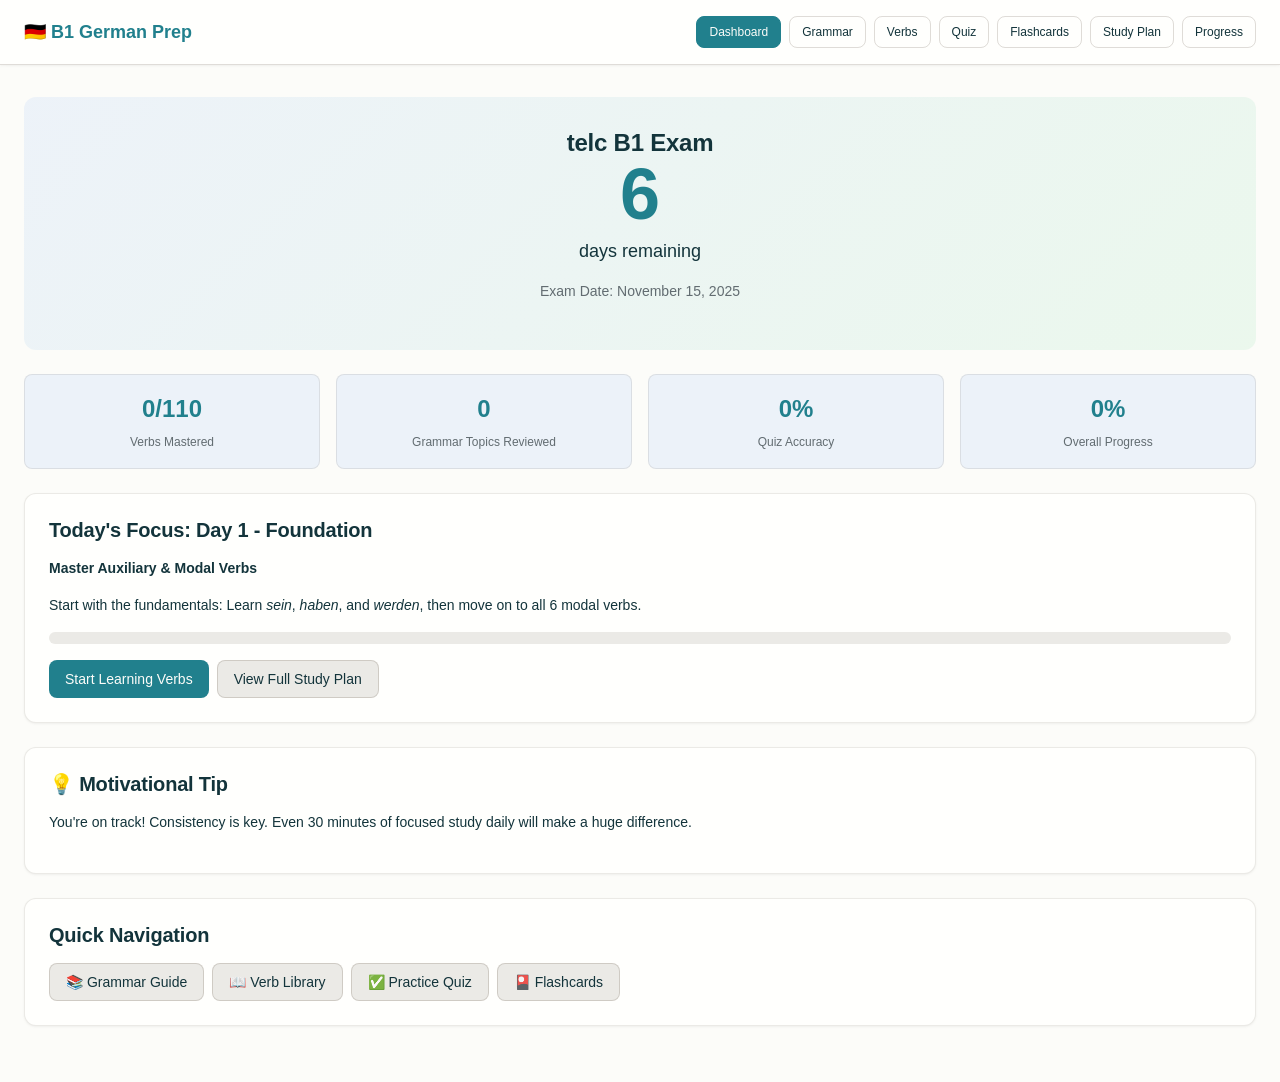
<file: B1 German Complete/index.html>
<!DOCTYPE html>
<html lang="en">
<head>
    <meta charset="UTF-8">
    <meta name="viewport" content="width=device-width, initial-scale=1.0">
    <title>B1 German Exam Prep - telc Preparation Assistant</title>
    <style>
        :root {
  /* Primitive Color Tokens */
  --color-white: rgba(255, 255, 255, 1);
  --color-black: rgba(0, 0, 0, 1);
  --color-cream-50: rgba(252, 252, 249, 1);
  --color-cream-100: rgba(255, 255, 253, 1);
  --color-gray-200: rgba(245, 245, 245, 1);
  --color-gray-300: rgba(167, 169, 169, 1);
  --color-gray-400: rgba(119, 124, 124, 1);
  --color-slate-500: rgba(98, 108, 113, 1);
  --color-brown-600: rgba(94, 82, 64, 1);
  --color-charcoal-700: rgba(31, 33, 33, 1);
  --color-charcoal-800: rgba(38, 40, 40, 1);
  --color-slate-900: rgba(19, 52, 59, 1);
  --color-teal-300: rgba(50, 184, 198, 1);
  --color-teal-400: rgba(45, 166, 178, 1);
  --color-teal-500: rgba(33, 128, 141, 1);
  --color-teal-600: rgba(29, 116, 128, 1);
  --color-teal-700: rgba(26, 104, 115, 1);
  --color-teal-800: rgba(41, 150, 161, 1);
  --color-red-400: rgba(255, 84, 89, 1);
  --color-red-500: rgba(192, 21, 47, 1);
  --color-orange-400: rgba(230, 129, 97, 1);
  --color-orange-500: rgba(168, 75, 47, 1);

  /* RGB versions for opacity control */
  --color-brown-600-rgb: 94, 82, 64;
  --color-teal-500-rgb: 33, 128, 141;
  --color-slate-900-rgb: 19, 52, 59;
  --color-slate-500-rgb: 98, 108, 113;
  --color-red-500-rgb: 192, 21, 47;
  --color-red-400-rgb: 255, 84, 89;
  --color-orange-500-rgb: 168, 75, 47;
  --color-orange-400-rgb: 230, 129, 97;

  /* Background color tokens (Light Mode) */
  --color-bg-1: rgba(59, 130, 246, 0.08);
  --color-bg-2: rgba(245, 158, 11, 0.08);
  --color-bg-3: rgba(34, 197, 94, 0.08);
  --color-bg-4: rgba(239, 68, 68, 0.08);
  --color-bg-5: rgba(147, 51, 234, 0.08);
  --color-bg-6: rgba(249, 115, 22, 0.08);
  --color-bg-7: rgba(236, 72, 153, 0.08);
  --color-bg-8: rgba(6, 182, 212, 0.08);

  /* Semantic Color Tokens (Light Mode) */
  --color-background: var(--color-cream-50);
  --color-surface: var(--color-cream-100);
  --color-text: var(--color-slate-900);
  --color-text-secondary: var(--color-slate-500);
  --color-primary: var(--color-teal-500);
  --color-primary-hover: var(--color-teal-600);
  --color-primary-active: var(--color-teal-700);
  --color-secondary: rgba(var(--color-brown-600-rgb), 0.12);
  --color-secondary-hover: rgba(var(--color-brown-600-rgb), 0.2);
  --color-secondary-active: rgba(var(--color-brown-600-rgb), 0.25);
  --color-border: rgba(var(--color-brown-600-rgb), 0.2);
  --color-btn-primary-text: var(--color-cream-50);
  --color-card-border: rgba(var(--color-brown-600-rgb), 0.12);
  --color-card-border-inner: rgba(var(--color-brown-600-rgb), 0.12);
  --color-error: var(--color-red-500);
  --color-success: var(--color-teal-500);
  --color-warning: var(--color-orange-500);
  --color-info: var(--color-slate-500);
  --color-focus-ring: rgba(var(--color-teal-500-rgb), 0.4);
  --color-select-caret: rgba(var(--color-slate-900-rgb), 0.8);

  --focus-ring: 0 0 0 3px var(--color-focus-ring);
  --focus-outline: 2px solid var(--color-primary);
  --status-bg-opacity: 0.15;
  --status-border-opacity: 0.25;

  --color-success-rgb: 33, 128, 141;
  --color-error-rgb: 192, 21, 47;
  --color-warning-rgb: 168, 75, 47;
  --color-info-rgb: 98, 108, 113;

  --font-family-base: "FKGroteskNeue", "Geist", "Inter", -apple-system, BlinkMacSystemFont, "Segoe UI", Roboto, sans-serif;
  --font-family-mono: "Berkeley Mono", ui-monospace, SFMono-Regular, Menlo, Monaco, Consolas, monospace;
  --font-size-xs: 11px;
  --font-size-sm: 12px;
  --font-size-base: 14px;
  --font-size-md: 14px;
  --font-size-lg: 16px;
  --font-size-xl: 18px;
  --font-size-2xl: 20px;
  --font-size-3xl: 24px;
  --font-size-4xl: 30px;
  --font-weight-normal: 400;
  --font-weight-medium: 500;
  --font-weight-semibold: 550;
  --font-weight-bold: 600;
  --line-height-tight: 1.2;
  --line-height-normal: 1.5;
  --letter-spacing-tight: -0.01em;

  --space-0: 0;
  --space-1: 1px;
  --space-2: 2px;
  --space-4: 4px;
  --space-6: 6px;
  --space-8: 8px;
  --space-10: 10px;
  --space-12: 12px;
  --space-16: 16px;
  --space-20: 20px;
  --space-24: 24px;
  --space-32: 32px;

  --radius-sm: 6px;
  --radius-base: 8px;
  --radius-md: 10px;
  --radius-lg: 12px;
  --radius-full: 9999px;

  --shadow-xs: 0 1px 2px rgba(0, 0, 0, 0.02);
  --shadow-sm: 0 1px 3px rgba(0, 0, 0, 0.04), 0 1px 2px rgba(0, 0, 0, 0.02);
  --shadow-md: 0 4px 6px -1px rgba(0, 0, 0, 0.04), 0 2px 4px -1px rgba(0, 0, 0, 0.02);
  --shadow-lg: 0 10px 15px -3px rgba(0, 0, 0, 0.04), 0 4px 6px -2px rgba(0, 0, 0, 0.02);
  --shadow-inset-sm: inset 0 1px 0 rgba(255, 255, 255, 0.15), inset 0 -1px 0 rgba(0, 0, 0, 0.03);

  --duration-fast: 150ms;
  --duration-normal: 250ms;
  --ease-standard: cubic-bezier(0.16, 1, 0.3, 1);

  --container-sm: 640px;
  --container-md: 768px;
  --container-lg: 1024px;
  --container-xl: 1280px;
}

@media (prefers-color-scheme: dark) {
  :root {
    --color-gray-400-rgb: 119, 124, 124;
    --color-teal-300-rgb: 50, 184, 198;
    --color-gray-300-rgb: 167, 169, 169;
    --color-gray-200-rgb: 245, 245, 245;

    --color-bg-1: rgba(29, 78, 216, 0.15);
    --color-bg-2: rgba(180, 83, 9, 0.15);
    --color-bg-3: rgba(21, 128, 61, 0.15);
    --color-bg-4: rgba(185, 28, 28, 0.15);
    --color-bg-5: rgba(107, 33, 168, 0.15);
    --color-bg-6: rgba(194, 65, 12, 0.15);
    --color-bg-7: rgba(190, 24, 93, 0.15);
    --color-bg-8: rgba(8, 145, 178, 0.15);

    --color-background: var(--color-charcoal-700);
    --color-surface: var(--color-charcoal-800);
    --color-text: var(--color-gray-200);
    --color-text-secondary: rgba(var(--color-gray-300-rgb), 0.7);
    --color-primary: var(--color-teal-300);
    --color-primary-hover: var(--color-teal-400);
    --color-primary-active: var(--color-teal-800);
    --color-secondary: rgba(var(--color-gray-400-rgb), 0.15);
    --color-secondary-hover: rgba(var(--color-gray-400-rgb), 0.25);
    --color-secondary-active: rgba(var(--color-gray-400-rgb), 0.3);
    --color-border: rgba(var(--color-gray-400-rgb), 0.3);
    --color-error: var(--color-red-400);
    --color-success: var(--color-teal-300);
    --color-warning: var(--color-orange-400);
    --color-info: var(--color-gray-300);
    --color-focus-ring: rgba(var(--color-teal-300-rgb), 0.4);
    --color-btn-primary-text: var(--color-slate-900);
    --color-card-border: rgba(var(--color-gray-400-rgb), 0.2);
    --color-card-border-inner: rgba(var(--color-gray-400-rgb), 0.15);
    --shadow-inset-sm: inset 0 1px 0 rgba(255, 255, 255, 0.1), inset 0 -1px 0 rgba(0, 0, 0, 0.15);
    --color-border-secondary: rgba(var(--color-gray-400-rgb), 0.2);
    --color-select-caret: rgba(var(--color-gray-200-rgb), 0.8);

    --color-success-rgb: var(--color-teal-300-rgb);
    --color-error-rgb: var(--color-red-400-rgb);
    --color-warning-rgb: var(--color-orange-400-rgb);
    --color-info-rgb: var(--color-gray-300-rgb);
  }
}

@font-face {
  font-family: 'FKGroteskNeue';
  src: url('https://r2cdn.perplexity.ai/fonts/FKGroteskNeue.woff2') format('woff2');
}

html {
  font-size: var(--font-size-base);
  font-family: var(--font-family-base);
  line-height: var(--line-height-normal);
  color: var(--color-text);
  background-color: var(--color-background);
  -webkit-font-smoothing: antialiased;
  box-sizing: border-box;
}

body {
  margin: 0;
  padding: 0;
}

*, *::before, *::after {
  box-sizing: inherit;
}

h1, h2, h3, h4, h5, h6 {
  margin: 0;
  font-weight: var(--font-weight-semibold);
  line-height: var(--line-height-tight);
  color: var(--color-text);
  letter-spacing: var(--letter-spacing-tight);
}

h1 { font-size: var(--font-size-4xl); }
h2 { font-size: var(--font-size-3xl); }
h3 { font-size: var(--font-size-2xl); }
h4 { font-size: var(--font-size-xl); }
h5 { font-size: var(--font-size-lg); }
h6 { font-size: var(--font-size-md); }

p { margin: 0 0 var(--space-16) 0; }

/* App specific styles */
.app-header {
    position: sticky;
    top: 0;
    background: var(--color-surface);
    border-bottom: 1px solid var(--color-border);
    padding: var(--space-16) var(--space-24);
    z-index: 100;
    box-shadow: var(--shadow-sm);
}

.app-header-content {
    max-width: var(--container-xl);
    margin: 0 auto;
    display: flex;
    justify-content: space-between;
    align-items: center;
    gap: var(--space-16);
}

.app-logo {
    font-size: var(--font-size-xl);
    font-weight: var(--font-weight-bold);
    color: var(--color-primary);
}

.app-nav {
    display: flex;
    gap: var(--space-8);
    flex-wrap: wrap;
}

.nav-btn {
    padding: var(--space-8) var(--space-12);
    background: transparent;
    border: 1px solid var(--color-border);
    border-radius: var(--radius-base);
    color: var(--color-text);
    cursor: pointer;
    font-size: var(--font-size-sm);
    transition: all var(--duration-fast) var(--ease-standard);
}

.nav-btn:hover {
    background: var(--color-secondary);
}

.nav-btn.active {
    background: var(--color-primary);
    color: var(--color-btn-primary-text);
    border-color: var(--color-primary);
}

.app-main {
    max-width: var(--container-xl);
    margin: 0 auto;
    padding: var(--space-32) var(--space-24);
}

.section {
    display: none;
}

.section.active {
    display: block;
}

.card {
    background: var(--color-surface);
    border: 1px solid var(--color-card-border);
    border-radius: var(--radius-lg);
    padding: var(--space-24);
    margin-bottom: var(--space-24);
    box-shadow: var(--shadow-sm);
}

.card h3 {
    margin-bottom: var(--space-16);
}

.stats-grid {
    display: grid;
    grid-template-columns: repeat(auto-fit, minmax(200px, 1fr));
    gap: var(--space-16);
    margin-bottom: var(--space-24);
}

.stat-card {
    background: var(--color-bg-1);
    border: 1px solid var(--color-card-border);
    border-radius: var(--radius-base);
    padding: var(--space-16);
    text-align: center;
}

.stat-value {
    font-size: var(--font-size-3xl);
    font-weight: var(--font-weight-bold);
    color: var(--color-primary);
    display: block;
    margin-bottom: var(--space-4);
}

.stat-label {
    font-size: var(--font-size-sm);
    color: var(--color-text-secondary);
}

.btn {
    display: inline-flex;
    align-items: center;
    justify-content: center;
    padding: var(--space-10) var(--space-16);
    border-radius: var(--radius-base);
    font-size: var(--font-size-base);
    font-weight: var(--font-weight-medium);
    cursor: pointer;
    transition: all var(--duration-normal) var(--ease-standard);
    border: none;
    text-decoration: none;
}

.btn-primary {
    background: var(--color-primary);
    color: var(--color-btn-primary-text);
}

.btn-primary:hover {
    background: var(--color-primary-hover);
}

.btn-secondary {
    background: var(--color-secondary);
    color: var(--color-text);
    border: 1px solid var(--color-border);
}

.btn-secondary:hover {
    background: var(--color-secondary-hover);
}

.btn-group {
    display: flex;
    gap: var(--space-8);
    flex-wrap: wrap;
    margin-top: var(--space-16);
}

.progress-bar {
    width: 100%;
    height: 12px;
    background: var(--color-secondary);
    border-radius: var(--radius-full);
    overflow: hidden;
    margin: var(--space-8) 0;
}

.progress-fill {
    height: 100%;
    background: var(--color-primary);
    transition: width var(--duration-normal) var(--ease-standard);
}

.grammar-topic {
    border: 1px solid var(--color-card-border);
    border-radius: var(--radius-base);
    margin-bottom: var(--space-16);
    overflow: hidden;
}

.grammar-topic-header {
    padding: var(--space-16);
    background: var(--color-bg-2);
    cursor: pointer;
    display: flex;
    justify-content: space-between;
    align-items: center;
}

.grammar-topic-header:hover {
    background: var(--color-bg-3);
}

.grammar-topic-content {
    padding: var(--space-16);
    display: none;
}

.grammar-topic.expanded .grammar-topic-content {
    display: block;
}

.grammar-section {
    margin-bottom: var(--space-24);
    padding-bottom: var(--space-24);
    border-bottom: 1px solid var(--color-card-border-inner);
}

.grammar-section:last-child {
    border-bottom: none;
}

.example {
    background: var(--color-bg-1);
    padding: var(--space-12);
    border-radius: var(--radius-sm);
    margin-top: var(--space-8);
}

.verb-card {
    background: var(--color-surface);
    border: 1px solid var(--color-card-border);
    border-radius: var(--radius-base);
    padding: var(--space-16);
    margin-bottom: var(--space-16);
}

.verb-header {
    display: flex;
    justify-content: space-between;
    align-items: center;
    margin-bottom: var(--space-12);
}

.verb-title {
    font-size: var(--font-size-xl);
    font-weight: var(--font-weight-bold);
}

.verb-english {
    color: var(--color-text-secondary);
    font-size: var(--font-size-base);
}

.conjugation-table {
    width: 100%;
    border-collapse: collapse;
    margin: var(--space-16) 0;
}

.conjugation-table th,
.conjugation-table td {
    padding: var(--space-8);
    text-align: left;
    border-bottom: 1px solid var(--color-card-border-inner);
}

.conjugation-table th {
    background: var(--color-bg-2);
    font-weight: var(--font-weight-semibold);
}

.category-tag {
    display: inline-block;
    padding: var(--space-4) var(--space-8);
    background: var(--color-bg-4);
    border-radius: var(--radius-sm);
    font-size: var(--font-size-xs);
    margin-right: var(--space-4);
}

.search-filter {
    margin-bottom: var(--space-24);
}

.search-input {
    width: 100%;
    padding: var(--space-12);
    border: 1px solid var(--color-border);
    border-radius: var(--radius-base);
    font-size: var(--font-size-base);
    background: var(--color-surface);
    color: var(--color-text);
    margin-bottom: var(--space-12);
}

.filter-chips {
    display: flex;
    gap: var(--space-8);
    flex-wrap: wrap;
}

.filter-chip {
    padding: var(--space-6) var(--space-12);
    background: var(--color-secondary);
    border: 1px solid var(--color-border);
    border-radius: var(--radius-full);
    font-size: var(--font-size-sm);
    cursor: pointer;
    transition: all var(--duration-fast) var(--ease-standard);
}

.filter-chip:hover {
    background: var(--color-secondary-hover);
}

.filter-chip.active {
    background: var(--color-primary);
    color: var(--color-btn-primary-text);
    border-color: var(--color-primary);
}

.quiz-question {
    background: var(--color-bg-3);
    padding: var(--space-24);
    border-radius: var(--radius-base);
    margin-bottom: var(--space-24);
}

.quiz-options {
    display: flex;
    flex-direction: column;
    gap: var(--space-12);
    margin-top: var(--space-16);
}

.quiz-option {
    padding: var(--space-12);
    background: var(--color-surface);
    border: 2px solid var(--color-border);
    border-radius: var(--radius-base);
    cursor: pointer;
    transition: all var(--duration-fast) var(--ease-standard);
}

.quiz-option:hover {
    border-color: var(--color-primary);
    background: var(--color-bg-1);
}

.quiz-option.correct {
    border-color: var(--color-success);
    background: rgba(var(--color-success-rgb), 0.1);
}

.quiz-option.incorrect {
    border-color: var(--color-error);
    background: rgba(var(--color-error-rgb), 0.1);
}

.quiz-feedback {
    margin-top: var(--space-16);
    padding: var(--space-12);
    border-radius: var(--radius-base);
}

.flashcard {
    width: 100%;
    max-width: 600px;
    height: 300px;
    margin: 0 auto var(--space-24);
    perspective: 1000px;
    cursor: pointer;
}

.flashcard-inner {
    position: relative;
    width: 100%;
    height: 100%;
    transition: transform 0.6s;
    transform-style: preserve-3d;
}

.flashcard.flipped .flashcard-inner {
    transform: rotateY(180deg);
}

.flashcard-front,
.flashcard-back {
    position: absolute;
    width: 100%;
    height: 100%;
    backface-visibility: hidden;
    display: flex;
    flex-direction: column;
    align-items: center;
    justify-content: center;
    padding: var(--space-32);
    background: var(--color-surface);
    border: 2px solid var(--color-card-border);
    border-radius: var(--radius-lg);
    box-shadow: var(--shadow-md);
}

.flashcard-back {
    transform: rotateY(180deg);
}

.study-day {
    background: var(--color-surface);
    border: 1px solid var(--color-card-border);
    border-radius: var(--radius-base);
    padding: var(--space-20);
    margin-bottom: var(--space-16);
}

.study-day h4 {
    color: var(--color-primary);
    margin-bottom: var(--space-8);
}

.task-list {
    list-style: none;
    padding: 0;
    margin: var(--space-12) 0;
}

.task-item {
    display: flex;
    align-items: center;
    gap: var(--space-8);
    padding: var(--space-8) 0;
}

.task-item input[type="checkbox"] {
    width: 18px;
    height: 18px;
    cursor: pointer;
}

.countdown {
    text-align: center;
    padding: var(--space-32);
    background: linear-gradient(135deg, var(--color-bg-1), var(--color-bg-3));
    border-radius: var(--radius-lg);
    margin-bottom: var(--space-24);
}

.countdown-number {
    font-size: 72px;
    font-weight: var(--font-weight-bold);
    color: var(--color-primary);
    line-height: 1;
}

.tip-box {
    background: var(--color-bg-2);
    border-left: 4px solid var(--color-warning);
    padding: var(--space-16);
    margin-bottom: var(--space-12);
    border-radius: var(--radius-sm);
}

.mastered-check {
    display: flex;
    align-items: center;
    gap: var(--space-8);
    margin-top: var(--space-12);
}

.mastered-check input {
    width: 18px;
    height: 18px;
    cursor: pointer;
}

@media (max-width: 768px) {
    .app-nav {
        display: none;
    }
    
    .mobile-menu {
        display: block;
    }
    
    .stats-grid {
        grid-template-columns: 1fr 1fr;
    }
    
    .countdown-number {
        font-size: 48px;
    }
}
    </style>
</head>
<body>
    <header class="app-header">
        <div class="app-header-content">
            <div class="app-logo">🇩🇪 B1 German Prep</div>
            <nav class="app-nav">
                <button class="nav-btn active" data-section="dashboard">Dashboard</button>
                <button class="nav-btn" data-section="grammar">Grammar</button>
                <button class="nav-btn" data-section="verbs">Verbs</button>
                <button class="nav-btn" data-section="quiz">Quiz</button>
                <button class="nav-btn" data-section="flashcards">Flashcards</button>
                <button class="nav-btn" data-section="study-plan">Study Plan</button>
                <button class="nav-btn" data-section="progress">Progress</button>
            </nav>
        </div>
    </header>

    <main class="app-main">
        <!-- Dashboard Section -->
        <section id="dashboard" class="section active">
            <div class="countdown">
                <h2>telc B1 Exam</h2>
                <div class="countdown-number">6</div>
                <p style="font-size: var(--font-size-xl); margin-top: var(--space-8);">days remaining</p>
                <p style="color: var(--color-text-secondary); margin-top: var(--space-8);">Exam Date: November 15, 2025</p>
            </div>

            <div class="stats-grid">
                <div class="stat-card">
                    <span class="stat-value" id="verbs-learned">0/110</span>
                    <span class="stat-label">Verbs Mastered</span>
                </div>
                <div class="stat-card">
                    <span class="stat-value" id="grammar-reviewed">0</span>
                    <span class="stat-label">Grammar Topics Reviewed</span>
                </div>
                <div class="stat-card">
                    <span class="stat-value" id="quiz-accuracy">0%</span>
                    <span class="stat-label">Quiz Accuracy</span>
                </div>
                <div class="stat-card">
                    <span class="stat-value" id="overall-progress">0%</span>
                    <span class="stat-label">Overall Progress</span>
                </div>
            </div>

            <div class="card">
                <h3>Today's Focus: Day 1 - Foundation</h3>
                <p><strong>Master Auxiliary &amp; Modal Verbs</strong></p>
                <p>Start with the fundamentals: Learn <em>sein</em>, <em>haben</em>, and <em>werden</em>, then move on to all 6 modal verbs.</p>
                <div class="progress-bar">
                    <div class="progress-fill" id="today-progress" style="width: 0%"></div>
                </div>
                <div class="btn-group">
                    <button class="btn btn-primary" onclick="navigateToSection('verbs')">Start Learning Verbs</button>
                    <button class="btn btn-secondary" onclick="navigateToSection('study-plan')">View Full Study Plan</button>
                </div>
            </div>

            <div class="card">
                <h3>💡 Motivational Tip</h3>
                <p id="motivational-message">You're on track! Consistency is key. Even 30 minutes of focused study daily will make a huge difference.</p>
            </div>

            <div class="card">
                <h3>Quick Navigation</h3>
                <div class="btn-group">
                    <button class="btn btn-secondary" onclick="navigateToSection('grammar')">📚 Grammar Guide</button>
                    <button class="btn btn-secondary" onclick="navigateToSection('verbs')">📖 Verb Library</button>
                    <button class="btn btn-secondary" onclick="navigateToSection('quiz')">✅ Practice Quiz</button>
                    <button class="btn btn-secondary" onclick="navigateToSection('flashcards')">🎴 Flashcards</button>
                </div>
            </div>
        </section>

        <!-- Grammar Guide Section -->
        <section id="grammar" class="section">
            <h2 style="margin-bottom: var(--space-24);">Grammar Guide</h2>
            <div id="grammar-topics-container"></div>
        </section>

        <!-- Verb Library Section -->
        <section id="verbs" class="section">
            <h2 style="margin-bottom: var(--space-24);">Verb Library - All 110 Verbs</h2>
            
            <div class="card" style="background: var(--color-bg-3); margin-bottom: var(--space-24);">
                <h3 style="margin-bottom: var(--space-12);">📊 Your Progress</h3>
                <p style="font-size: var(--font-size-xl); color: var(--color-primary); margin-bottom: var(--space-8);" id="verb-mastery-count">0 / 110 Verbs Mastered</p>
                <div class="progress-bar" style="height: 16px;">
                    <div class="progress-fill" id="verb-mastery-progress" style="width: 0%"></div>
                </div>
                <p style="font-size: var(--font-size-sm); color: var(--color-text-secondary); margin-top: var(--space-8); margin-bottom: 0;">Master all 110 verbs to achieve 100% completion!</p>
            </div>
            
            <div class="card">
                <div class="search-filter">
                    <input type="text" id="verb-search" class="search-input" placeholder="Search verbs by German or English...">
                    <div class="filter-chips">
                        <button class="filter-chip active" data-category="all">All Verbs</button>
                        <button class="filter-chip" data-category="auxiliary">Auxiliary</button>
                        <button class="filter-chip" data-category="modal">Modal</button>
                        <button class="filter-chip" data-category="action">Action</button>
                        <button class="filter-chip" data-category="communication">Communication</button>
                        <button class="filter-chip" data-category="reflexive">Reflexive</button>
                        <button class="filter-chip" data-category="dative">Dative</button>
                        <button class="filter-chip" data-category="separable">Separable</button>
                        <button class="filter-chip" data-category="advanced">Advanced</button>
                    </div>
                </div>
                <div class="btn-group">
                    <button class="btn btn-primary" onclick="showRandomVerb()">🎲 Random Verb</button>
                    <button class="btn btn-secondary" onclick="showAllVerbs()">Show All</button>
                </div>
            </div>

            <div id="verb-list-container"></div>
        </section>

        <!-- Quiz Section -->
        <section id="quiz" class="section">
            <h2 style="margin-bottom: var(--space-24);">Practice Quiz</h2>
            
            <div class="card" id="quiz-setup">
                <h3>Quiz Settings</h3>
                <div style="margin: var(--space-16) 0;">
                    <label style="display: block; margin-bottom: var(--space-8); font-weight: var(--font-weight-medium);">Quiz Type:</label>
                    <select id="quiz-type" style="width: 100%; padding: var(--space-10); border: 1px solid var(--color-border); border-radius: var(--radius-base); background: var(--color-surface); color: var(--color-text);">
                        <option value="conjugation">Verb Conjugation</option>
                        <option value="translation">Translation</option>
                        <option value="case">Case Selection</option>
                    </select>
                </div>
                <div style="margin: var(--space-16) 0;">
                    <label style="display: block; margin-bottom: var(--space-8); font-weight: var(--font-weight-medium);">Number of Questions:</label>
                    <select id="quiz-length" style="width: 100%; padding: var(--space-10); border: 1px solid var(--color-border); border-radius: var(--radius-base); background: var(--color-surface); color: var(--color-text);">
                        <option value="5">5 Questions</option>
                        <option value="10" selected>10 Questions</option>
                        <option value="20">20 Questions</option>
                    </select>
                </div>
                <button class="btn btn-primary" onclick="startQuiz()">Start Quiz</button>
            </div>

            <div id="quiz-container" style="display: none;"></div>
        </section>

        <!-- Flashcards Section -->
        <section id="flashcards" class="section">
            <h2 style="margin-bottom: var(--space-24);">Flashcard Practice</h2>
            
            <div class="card">
                <p style="text-align: center; color: var(--color-text-secondary); margin-bottom: var(--space-16);">Click card to flip • Use arrow keys to navigate</p>
                <div class="flashcard" id="flashcard" onclick="flipCard()">
                    <div class="flashcard-inner">
                        <div class="flashcard-front">
                            <h3 id="flashcard-front-text">Loading...</h3>
                        </div>
                        <div class="flashcard-back">
                            <h3 id="flashcard-back-text"></h3>
                            <p id="flashcard-category" style="color: var(--color-text-secondary); margin-top: var(--space-16);"></p>
                        </div>
                    </div>
                </div>
                <div style="display: flex; justify-content: center; gap: var(--space-12); margin-top: var(--space-16);">
                    <button class="btn btn-secondary" onclick="previousCard()">← Previous</button>
                    <button class="btn btn-secondary" onclick="markKnown()">Mark as Known</button>
                    <button class="btn btn-secondary" onclick="nextCard()">Next →</button>
                </div>
                <p style="text-align: center; margin-top: var(--space-16); color: var(--color-text-secondary);" id="flashcard-counter">Card 1 of 20</p>
            </div>
        </section>

        <!-- Study Plan Section -->
        <section id="study-plan" class="section">
            <h2 style="margin-bottom: var(--space-24);">6-Day Study Plan</h2>
            <p style="margin-bottom: var(--space-24); color: var(--color-text-secondary);">Follow this structured plan to maximize your exam readiness. Check off tasks as you complete them!</p>
            <div id="study-plan-container"></div>
        </section>

        <!-- Progress Section -->
        <section id="progress" class="section">
            <h2 style="margin-bottom: var(--space-24);">My Progress</h2>
            
            <div class="card">
                <h3>Overall Progress</h3>
                <div class="progress-bar" style="height: 24px; margin: var(--space-16) 0;">
                    <div class="progress-fill" id="overall-progress-bar" style="width: 0%"></div>
                </div>
                <p style="text-align: center; font-size: var(--font-size-xl); color: var(--color-primary);" id="overall-progress-text">0% Complete</p>
            </div>

            <div class="stats-grid">
                <div class="stat-card">
                    <span class="stat-value" id="progress-verbs">0/110</span>
                    <span class="stat-label">Verbs Mastered</span>
                </div>
                <div class="stat-card">
                    <span class="stat-value" id="progress-grammar">0/12</span>
                    <span class="stat-label">Grammar Topics</span>
                </div>
                <div class="stat-card">
                    <span class="stat-value" id="progress-quizzes">0</span>
                    <span class="stat-label">Quizzes Taken</span>
                </div>
                <div class="stat-card">
                    <span class="stat-value" id="progress-accuracy">0%</span>
                    <span class="stat-label">Average Accuracy</span>
                </div>
            </div>

            <div class="card">
                <h3>Exam Day Tips</h3>
                <div id="exam-tips-container"></div>
            </div>

            <div class="card">
                <h3>🎉 Keep Going!</h3>
                <p id="encouragement-message">You're making excellent progress! Stay focused and trust your preparation.</p>
            </div>
        </section>
    </main>

    <script>
        // Expanded Verb Database Function (Returns verbs 10-110+)
        function getExpandedVerbDatabase() {
            return [
                // ACTION VERBS (10-40)
                { id: 10, german: 'machen', english: 'to do/make', category: 'action', praesens: ['mache', 'machst', 'macht', 'machen', 'macht', 'machen'], praeteritum: ['machte', 'machtest', 'machte', 'machten', 'machtet', 'machten'], perfekt: ['habe gemacht', 'hast gemacht', 'hat gemacht', 'haben gemacht', 'habt gemacht', 'haben gemacht'], example: 'Was machst du am Wochenende?', example_en: 'What are you doing on the weekend?' },
                { id: 11, german: 'gehen', english: 'to go', category: 'action', praesens: ['gehe', 'gehst', 'geht', 'gehen', 'geht', 'gehen'], praeteritum: ['ging', 'gingst', 'ging', 'gingen', 'gingt', 'gingen'], perfekt: ['bin gegangen', 'bist gegangen', 'ist gegangen', 'sind gegangen', 'seid gegangen', 'sind gegangen'], example: 'Ich gehe zur Schule.', example_en: 'I go to school' },
                { id: 12, german: 'kommen', english: 'to come', category: 'action', praesens: ['komme', 'kommst', 'kommt', 'kommen', 'kommt', 'kommen'], praeteritum: ['kam', 'kamst', 'kam', 'kamen', 'kamt', 'kamen'], perfekt: ['bin gekommen', 'bist gekommen', 'ist gekommen', 'sind gekommen', 'seid gekommen', 'sind gekommen'], example: 'Wann kommst du?', example_en: 'When are you coming?' },
                { id: 13, german: 'sehen', english: 'to see', category: 'action', praesens: ['sehe', 'siehst', 'sieht', 'sehen', 'seht', 'sehen'], praeteritum: ['sah', 'sahst', 'sah', 'sahen', 'saht', 'sahen'], perfekt: ['habe gesehen', 'hast gesehen', 'hat gesehen', 'haben gesehen', 'habt gesehen', 'haben gesehen'], example: 'Ich sehe dich morgen.', example_en: "I'll see you tomorrow" },
                { id: 14, german: 'geben', english: 'to give', category: 'action', praesens: ['gebe', 'gibst', 'gibt', 'geben', 'gebt', 'geben'], praeteritum: ['gab', 'gabst', 'gab', 'gaben', 'gabt', 'gaben'], perfekt: ['habe gegeben', 'hast gegeben', 'hat gegeben', 'haben gegeben', 'habt gegeben', 'haben gegeben'], example: 'Ich gebe dir das Buch.', example_en: 'I give you the book' },
                { id: 15, german: 'nehmen', english: 'to take', category: 'action', praesens: ['nehme', 'nimmst', 'nimmt', 'nehmen', 'nehmt', 'nehmen'], praeteritum: ['nahm', 'nahmst', 'nahm', 'nahmen', 'nahmt', 'nahmen'], perfekt: ['habe genommen', 'hast genommen', 'hat genommen', 'haben genommen', 'habt genommen', 'haben genommen'], example: 'Ich nehme einen Kaffee.', example_en: 'I take a coffee' },
                { id: 16, german: 'finden', english: 'to find', category: 'action', praesens: ['finde', 'findest', 'findet', 'finden', 'findet', 'finden'], praeteritum: ['fand', 'fandst', 'fand', 'fanden', 'fandet', 'fanden'], perfekt: ['habe gefunden', 'hast gefunden', 'hat gefunden', 'haben gefunden', 'habt gefunden', 'haben gefunden'], example: 'Ich finde das interessant.', example_en: 'I find that interesting' },
                { id: 17, german: 'bleiben', english: 'to stay/remain', category: 'action', praesens: ['bleibe', 'bleibst', 'bleibt', 'bleiben', 'bleibt', 'bleiben'], praeteritum: ['blieb', 'bliebst', 'blieb', 'blieben', 'bliebt', 'blieben'], perfekt: ['bin geblieben', 'bist geblieben', 'ist geblieben', 'sind geblieben', 'seid geblieben', 'sind geblieben'], example: 'Ich bleibe zu Hause.', example_en: "I'm staying at home" },
                { id: 18, german: 'bringen', english: 'to bring', category: 'action', praesens: ['bringe', 'bringst', 'bringt', 'bringen', 'bringt', 'bringen'], praeteritum: ['brachte', 'brachtest', 'brachte', 'brachten', 'brachtet', 'brachten'], perfekt: ['habe gebracht', 'hast gebracht', 'hat gebracht', 'haben gebracht', 'habt gebracht', 'haben gebracht'], example: 'Kannst du mir Wasser bringen?', example_en: 'Can you bring me water?' },
                { id: 19, german: 'halten', english: 'to hold/stop', category: 'action', praesens: ['halte', 'hältst', 'hält', 'halten', 'haltet', 'halten'], praeteritum: ['hielt', 'hieltest', 'hielt', 'hielten', 'hieltet', 'hielten'], perfekt: ['habe gehalten', 'hast gehalten', 'hat gehalten', 'haben gehalten', 'habt gehalten', 'haben gehalten'], example: 'Halt bitte!', example_en: 'Please stop!' },
                { id: 20, german: 'arbeiten', english: 'to work', category: 'action', praesens: ['arbeite', 'arbeitest', 'arbeitet', 'arbeiten', 'arbeitet', 'arbeiten'], praeteritum: ['arbeitete', 'arbeitetest', 'arbeitete', 'arbeiteten', 'arbeitetet', 'arbeiteten'], perfekt: ['habe gearbeitet', 'hast gearbeitet', 'hat gearbeitet', 'haben gearbeitet', 'habt gearbeitet', 'haben gearbeitet'], example: 'Ich arbeite in Berlin.', example_en: 'I work in Berlin' },
                { id: 21, german: 'spielen', english: 'to play', category: 'action', praesens: ['spiele', 'spielst', 'spielt', 'spielen', 'spielt', 'spielen'], praeteritum: ['spielte', 'spieltest', 'spielte', 'spielten', 'spieltet', 'spielten'], perfekt: ['habe gespielt', 'hast gespielt', 'hat gespielt', 'haben gespielt', 'habt gespielt', 'haben gespielt'], example: 'Ich spiele Fußball.', example_en: 'I play football' },
                { id: 22, german: 'fahren', english: 'to drive/travel', category: 'action', praesens: ['fahre', 'fährst', 'fährt', 'fahren', 'fahrt', 'fahren'], praeteritum: ['fuhr', 'fuhrst', 'fuhr', 'fuhren', 'fuhrt', 'fuhren'], perfekt: ['bin gefahren', 'bist gefahren', 'ist gefahren', 'sind gefahren', 'seid gefahren', 'sind gefahren'], example: 'Ich fahre nach München.', example_en: 'I drive to Munich' },
                { id: 23, german: 'laufen', english: 'to run/walk', category: 'action', praesens: ['laufe', 'läufst', 'läuft', 'laufen', 'lauft', 'laufen'], praeteritum: ['lief', 'liefst', 'lief', 'liefen', 'lieft', 'liefen'], perfekt: ['bin gelaufen', 'bist gelaufen', 'ist gelaufen', 'sind gelaufen', 'seid gelaufen', 'sind gelaufen'], example: 'Ich laufe jeden Tag.', example_en: 'I run every day' },
                { id: 24, german: 'schreiben', english: 'to write', category: 'action', praesens: ['schreibe', 'schreibst', 'schreibt', 'schreiben', 'schreibt', 'schreiben'], praeteritum: ['schrieb', 'schriebst', 'schrieb', 'schrieben', 'schriebt', 'schrieben'], perfekt: ['habe geschrieben', 'hast geschrieben', 'hat geschrieben', 'haben geschrieben', 'habt geschrieben', 'haben geschrieben'], example: 'Ich schreibe einen Brief.', example_en: 'I write a letter' },
                { id: 25, german: 'lesen', english: 'to read', category: 'action', praesens: ['lese', 'liest', 'liest', 'lesen', 'lest', 'lesen'], praeteritum: ['las', 'lasest', 'las', 'lasen', 'last', 'lasen'], perfekt: ['habe gelesen', 'hast gelesen', 'hat gelesen', 'haben gelesen', 'habt gelesen', 'haben gelesen'], example: 'Ich lese ein Buch.', example_en: 'I read a book' },
                { id: 26, german: 'essen', english: 'to eat', category: 'action', praesens: ['esse', 'isst', 'isst', 'essen', 'esst', 'essen'], praeteritum: ['aß', 'aßest', 'aß', 'aßen', 'aßt', 'aßen'], perfekt: ['habe gegessen', 'hast gegessen', 'hat gegessen', 'haben gegessen', 'habt gegessen', 'haben gegessen'], example: 'Ich esse Pizza.', example_en: 'I eat pizza' },
                { id: 27, german: 'trinken', english: 'to drink', category: 'action', praesens: ['trinke', 'trinkst', 'trinkt', 'trinken', 'trinkt', 'trinken'], praeteritum: ['trank', 'trankst', 'trank', 'tranken', 'trankt', 'tranken'], perfekt: ['habe getrunken', 'hast getrunken', 'hat getrunken', 'haben getrunken', 'habt getrunken', 'haben getrunken'], example: 'Ich trinke Kaffee.', example_en: 'I drink coffee' },
                { id: 28, german: 'helfen', english: 'to help', category: 'action', praesens: ['helfe', 'hilfst', 'hilft', 'helfen', 'helft', 'helfen'], praeteritum: ['half', 'halfst', 'half', 'halfen', 'halft', 'halfen'], perfekt: ['habe geholfen', 'hast geholfen', 'hat geholfen', 'haben geholfen', 'habt geholfen', 'haben geholfen'], example: 'Kannst du mir helfen?', example_en: 'Can you help me?' },
                { id: 29, german: 'treffen', english: 'to meet', category: 'action', praesens: ['treffe', 'triffst', 'trifft', 'treffen', 'trefft', 'treffen'], praeteritum: ['traf', 'trafst', 'traf', 'trafen', 'traft', 'trafen'], perfekt: ['habe getroffen', 'hast getroffen', 'hat getroffen', 'haben getroffen', 'habt getroffen', 'haben getroffen'], example: 'Ich treffe meine Freunde.', example_en: 'I meet my friends' },
                { id: 30, german: 'zahlen', english: 'to pay', category: 'action', praesens: ['zahle', 'zahlst', 'zahlt', 'zahlen', 'zahlt', 'zahlen'], praeteritum: ['zahlte', 'zahltest', 'zahlte', 'zahlten', 'zahltet', 'zahlten'], perfekt: ['habe gezahlt', 'hast gezahlt', 'hat gezahlt', 'haben gezahlt', 'habt gezahlt', 'haben gezahlt'], example: 'Ich zahle die Rechnung.', example_en: 'I pay the bill' },
                { id: 31, german: 'brauchen', english: 'to need', category: 'action', praesens: ['brauche', 'brauchst', 'braucht', 'brauchen', 'braucht', 'brauchen'], praeteritum: ['brauchte', 'brauchtest', 'brauchte', 'brauchten', 'brauchtet', 'brauchten'], perfekt: ['habe gebraucht', 'hast gebraucht', 'hat gebraucht', 'haben gebraucht', 'habt gebraucht', 'haben gebraucht'], example: 'Ich brauche Hilfe.', example_en: 'I need help' },
                { id: 32, german: 'bekommen', english: 'to get/receive', category: 'action', praesens: ['bekomme', 'bekommst', 'bekommt', 'bekommen', 'bekommt', 'bekommen'], praeteritum: ['bekam', 'bekamst', 'bekam', 'bekamen', 'bekamt', 'bekamen'], perfekt: ['habe bekommen', 'hast bekommen', 'hat bekommen', 'haben bekommen', 'habt bekommen', 'haben bekommen'], example: 'Ich bekomme ein Geschenk.', example_en: 'I receive a gift' },
                { id: 33, german: 'erklären', english: 'to explain', category: 'action', praesens: ['erkläre', 'erklärst', 'erklärt', 'erklären', 'erklärt', 'erklären'], praeteritum: ['erklärte', 'erklärtest', 'erklärte', 'erklärten', 'erklärtet', 'erklärten'], perfekt: ['habe erklärt', 'hast erklärt', 'hat erklärt', 'haben erklärt', 'habt erklärt', 'haben erklärt'], example: 'Kannst du das erklären?', example_en: 'Can you explain that?' },
                { id: 34, german: 'gehören', english: 'to belong', category: 'action', praesens: ['gehöre', 'gehörst', 'gehört', 'gehören', 'gehört', 'gehören'], praeteritum: ['gehörte', 'gehörtest', 'gehörte', 'gehörten', 'gehörtet', 'gehörten'], perfekt: ['habe gehört', 'hast gehört', 'hat gehört', 'haben gehört', 'habt gehört', 'haben gehört'], example: 'Das Buch gehört mir.', example_en: 'The book belongs to me' },
                { id: 35, german: 'warten', english: 'to wait', category: 'action', praesens: ['warte', 'wartest', 'wartet', 'warten', 'wartet', 'warten'], praeteritum: ['wartete', 'wartetest', 'wartete', 'warteten', 'wartetet', 'warteten'], perfekt: ['habe gewartet', 'hast gewartet', 'hat gewartet', 'haben gewartet', 'habt gewartet', 'haben gewartet'], example: 'Ich warte auf dich.', example_en: 'I wait for you' },
                { id: 36, german: 'hoffen', english: 'to hope', category: 'action', praesens: ['hoffe', 'hoffst', 'hofft', 'hoffen', 'hofft', 'hoffen'], praeteritum: ['hoffte', 'hofftest', 'hoffte', 'hofften', 'hofftet', 'hofften'], perfekt: ['habe gehofft', 'hast gehofft', 'hat gehofft', 'haben gehofft', 'habt gehofft', 'haben gehofft'], example: 'Ich hoffe, es klappt.', example_en: 'I hope it works' },
                { id: 37, german: 'leben', english: 'to live', category: 'action', praesens: ['lebe', 'lebst', 'lebt', 'leben', 'lebt', 'leben'], praeteritum: ['lebte', 'lebtest', 'lebte', 'lebten', 'lebtet', 'lebten'], perfekt: ['habe gelebt', 'hast gelebt', 'hat gelebt', 'haben gelebt', 'habt gelebt', 'haben gelebt'], example: 'Ich lebe in Deutschland.', example_en: 'I live in Germany' },
                { id: 38, german: 'versuchen', english: 'to try', category: 'action', praesens: ['versuche', 'versuchst', 'versucht', 'versuchen', 'versucht', 'versuchen'], praeteritum: ['versuchte', 'versuchtest', 'versuchte', 'versuchten', 'versuchtet', 'versuchten'], perfekt: ['habe versucht', 'hast versucht', 'hat versucht', 'haben versucht', 'habt versucht', 'haben versucht'], example: 'Ich versuche es noch einmal.', example_en: 'I try again' },
                { id: 39, german: 'anfangen', english: 'to begin/start', category: 'separable', praesens: ['fange an', 'fängst an', 'fängt an', 'fangen an', 'fangt an', 'fangen an'], praeteritum: ['fing an', 'fingst an', 'fing an', 'fingen an', 'fingt an', 'fingen an'], perfekt: ['habe angefangen', 'hast angefangen', 'hat angefangen', 'haben angefangen', 'habt angefangen', 'haben angefangen'], example: 'Wir fangen jetzt an.', example_en: 'We start now' },
                { id: 40, german: 'aufhören', english: 'to stop', category: 'separable', praesens: ['höre auf', 'hörst auf', 'hört auf', 'hören auf', 'hört auf', 'hören auf'], praeteritum: ['hörte auf', 'hörtest auf', 'hörte auf', 'hörten auf', 'hörtet auf', 'hörten auf'], perfekt: ['habe aufgehört', 'hast aufgehört', 'hat aufgehört', 'haben aufgehört', 'habt aufgehört', 'haben aufgehört'], example: 'Hör auf!', example_en: 'Stop it!' },
                // COMMUNICATION VERBS (41-50)
                { id: 41, german: 'sagen', english: 'to say', category: 'communication', praesens: ['sage', 'sagst', 'sagt', 'sagen', 'sagt', 'sagen'], praeteritum: ['sagte', 'sagtest', 'sagte', 'sagten', 'sagtet', 'sagten'], perfekt: ['habe gesagt', 'hast gesagt', 'hat gesagt', 'haben gesagt', 'habt gesagt', 'haben gesagt'], example: 'Was sagst du?', example_en: 'What are you saying?' },
                { id: 42, german: 'fragen', english: 'to ask', category: 'communication', praesens: ['frage', 'fragst', 'fragt', 'fragen', 'fragt', 'fragen'], praeteritum: ['fragte', 'fragtest', 'fragte', 'fragten', 'fragtet', 'fragten'], perfekt: ['habe gefragt', 'hast gefragt', 'hat gefragt', 'haben gefragt', 'habt gefragt', 'haben gefragt'], example: 'Ich frage dich etwas.', example_en: 'I ask you something' },
                { id: 43, german: 'sprechen', english: 'to speak', category: 'communication', praesens: ['spreche', 'sprichst', 'spricht', 'sprechen', 'sprecht', 'sprechen'], praeteritum: ['sprach', 'sprachst', 'sprach', 'sprachen', 'spracht', 'sprachen'], perfekt: ['habe gesprochen', 'hast gesprochen', 'hat gesprochen', 'haben gesprochen', 'habt gesprochen', 'haben gesprochen'], example: 'Ich spreche Deutsch.', example_en: 'I speak German' },
                { id: 44, german: 'denken', english: 'to think', category: 'communication', praesens: ['denke', 'denkst', 'denkt', 'denken', 'denkt', 'denken'], praeteritum: ['dachte', 'dachtest', 'dachte', 'dachten', 'dachtet', 'dachten'], perfekt: ['habe gedacht', 'hast gedacht', 'hat gedacht', 'haben gedacht', 'habt gedacht', 'haben gedacht'], example: 'Ich denke über das Problem nach.', example_en: 'I think about the problem' },
                { id: 45, german: 'glauben', english: 'to believe', category: 'communication', praesens: ['glaube', 'glaubst', 'glaubt', 'glauben', 'glaubt', 'glauben'], praeteritum: ['glaubte', 'glaubtest', 'glaubte', 'glaubten', 'glaubtet', 'glaubten'], perfekt: ['habe geglaubt', 'hast geglaubt', 'hat geglaubt', 'haben geglaubt', 'habt geglaubt', 'haben geglaubt'], example: 'Ich glaube dir.', example_en: 'I believe you' },
                { id: 46, german: 'wissen', english: 'to know (facts)', category: 'communication', praesens: ['weiß', 'weißt', 'weiß', 'wissen', 'wisst', 'wissen'], praeteritum: ['wusste', 'wusstest', 'wusste', 'wussten', 'wusstet', 'wussten'], perfekt: ['habe gewusst', 'hast gewusst', 'hat gewusst', 'haben gewusst', 'habt gewusst', 'haben gewusst'], example: 'Ich weiß es nicht.', example_en: "I don't know" },
                { id: 47, german: 'kennen', english: 'to know (people/places)', category: 'communication', praesens: ['kenne', 'kennst', 'kennt', 'kennen', 'kennt', 'kennen'], praeteritum: ['kannte', 'kanntest', 'kannte', 'kannten', 'kanntet', 'kannten'], perfekt: ['habe gekannt', 'hast gekannt', 'hat gekannt', 'haben gekannt', 'habt gekannt', 'haben gekannt'], example: 'Ich kenne ihn gut.', example_en: 'I know him well' },
                { id: 48, german: 'verstehen', english: 'to understand', category: 'communication', praesens: ['verstehe', 'verstehst', 'versteht', 'verstehen', 'versteht', 'verstehen'], praeteritum: ['verstand', 'verstandst', 'verstand', 'verstanden', 'verstandet', 'verstanden'], perfekt: ['habe verstanden', 'hast verstanden', 'hat verstanden', 'haben verstanden', 'habt verstanden', 'haben verstanden'], example: 'Ich verstehe dich.', example_en: 'I understand you' },
                { id: 49, german: 'erzählen', english: 'to tell/narrate', category: 'communication', praesens: ['erzähle', 'erzählst', 'erzählt', 'erzählen', 'erzählt', 'erzählen'], praeteritum: ['erzählte', 'erzähltest', 'erzählte', 'erzählten', 'erzähltet', 'erzählten'], perfekt: ['habe erzählt', 'hast erzählt', 'hat erzählt', 'haben erzählt', 'habt erzählt', 'haben erzählt'], example: 'Erzähl mir die Geschichte!', example_en: 'Tell me the story!' },
                { id: 50, german: 'bitten', english: 'to ask/request', category: 'communication', praesens: ['bitte', 'bittest', 'bittet', 'bitten', 'bittet', 'bitten'], praeteritum: ['bat', 'batest', 'bat', 'baten', 'batet', 'baten'], perfekt: ['habe gebeten', 'hast gebeten', 'hat gebeten', 'haben gebeten', 'habt gebeten', 'haben gebeten'], example: 'Ich bitte dich um Hilfe.', example_en: 'I ask you for help' },
                // REFLEXIVE VERBS (51-65)
                { id: 51, german: 'sich freuen', english: 'to be happy/look forward to', category: 'reflexive', praesens: ['freue mich', 'freust dich', 'freut sich', 'freuen uns', 'freut euch', 'freuen sich'], praeteritum: ['freute mich', 'freutest dich', 'freute sich', 'freuten uns', 'freutet euch', 'freuten sich'], perfekt: ['habe mich gefreut', 'hast dich gefreut', 'hat sich gefreut', 'haben uns gefreut', 'habt euch gefreut', 'haben sich gefreut'], example: 'Ich freue mich auf die Ferien.', example_en: 'I look forward to the holidays' },
                { id: 52, german: 'sich ärgern', english: 'to be annoyed', category: 'reflexive', praesens: ['ärgere mich', 'ärgerst dich', 'ärgert sich', 'ärgern uns', 'ärgert euch', 'ärgern sich'], praeteritum: ['ärgerte mich', 'ärgertest dich', 'ärgerte sich', 'ärgerten uns', 'ärgertet euch', 'ärgerten sich'], perfekt: ['habe mich geärgert', 'hast dich geärgert', 'hat sich geärgert', 'haben uns geärgert', 'habt euch geärgert', 'haben sich geärgert'], example: 'Ich ärgere mich über den Verkehr.', example_en: 'I am annoyed about the traffic' },
                { id: 53, german: 'sich waschen', english: 'to wash oneself', category: 'reflexive', praesens: ['wasche mich', 'wäschst dich', 'wäscht sich', 'waschen uns', 'wascht euch', 'waschen sich'], praeteritum: ['wusch mich', 'wuschst dich', 'wusch sich', 'wuschen uns', 'wuscht euch', 'wuschen sich'], perfekt: ['habe mich gewaschen', 'hast dich gewaschen', 'hat sich gewaschen', 'haben uns gewaschen', 'habt euch gewaschen', 'haben sich gewaschen'], example: 'Ich wasche mich jeden Morgen.', example_en: 'I wash myself every morning' },
                { id: 54, german: 'sich duschen', english: 'to shower', category: 'reflexive', praesens: ['dusche mich', 'duschst dich', 'duscht sich', 'duschen uns', 'duscht euch', 'duschen sich'], praeteritum: ['duschte mich', 'duschtest dich', 'duschte sich', 'duschten uns', 'duschtet euch', 'duschten sich'], perfekt: ['habe mich geduscht', 'hast dich geduscht', 'hat sich geduscht', 'haben uns geduscht', 'habt euch geduscht', 'haben sich geduscht'], example: 'Ich dusche mich am Abend.', example_en: 'I shower in the evening' },
                { id: 55, german: 'sich kämmen', english: 'to comb hair', category: 'reflexive', praesens: ['kämme mich', 'kämmst dich', 'kämmt sich', 'kämmen uns', 'kämmt euch', 'kämmen sich'], praeteritum: ['kämmte mich', 'kämmtest dich', 'kämmte sich', 'kämmten uns', 'kämmtet euch', 'kämmten sich'], perfekt: ['habe mich gekämmt', 'hast dich gekämmt', 'hat sich gekämmt', 'haben uns gekämmt', 'habt euch gekämmt', 'haben sich gekämmt'], example: 'Ich kämme mich vor dem Spiegel.', example_en: 'I comb my hair in front of the mirror' },
                { id: 56, german: 'sich anziehen', english: 'to get dressed', category: 'reflexive', praesens: ['ziehe mich an', 'ziehst dich an', 'zieht sich an', 'ziehen uns an', 'zieht euch an', 'ziehen sich an'], praeteritum: ['zog mich an', 'zogst dich an', 'zog sich an', 'zogen uns an', 'zogt euch an', 'zogen sich an'], perfekt: ['habe mich angezogen', 'hast dich angezogen', 'hat sich angezogen', 'haben uns angezogen', 'habt euch angezogen', 'haben sich angezogen'], example: 'Ich ziehe mich schnell an.', example_en: 'I get dressed quickly' },
                { id: 57, german: 'sich ausziehen', english: 'to undress', category: 'reflexive', praesens: ['ziehe mich aus', 'ziehst dich aus', 'zieht sich aus', 'ziehen uns aus', 'zieht euch aus', 'ziehen sich aus'], praeteritum: ['zog mich aus', 'zogst dich aus', 'zog sich aus', 'zogen uns aus', 'zogt euch aus', 'zogen sich aus'], perfekt: ['habe mich ausgezogen', 'hast dich ausgezogen', 'hat sich ausgezogen', 'haben uns ausgezogen', 'habt euch ausgezogen', 'haben sich ausgezogen'], example: 'Ich ziehe mich aus, bevor ich schlafe.', example_en: 'I undress before I sleep' },
                { id: 58, german: 'sich ausruhen', english: 'to rest', category: 'reflexive', praesens: ['ruhe mich aus', 'ruhst dich aus', 'ruht sich aus', 'ruhen uns aus', 'ruht euch aus', 'ruhen sich aus'], praeteritum: ['ruhte mich aus', 'ruhtest dich aus', 'ruhte sich aus', 'ruhten uns aus', 'ruhtet euch aus', 'ruhten sich aus'], perfekt: ['habe mich ausgeruht', 'hast dich ausgeruht', 'hat sich ausgeruht', 'haben uns ausgeruht', 'habt euch ausgeruht', 'haben sich ausgeruht'], example: 'Ich ruhe mich nach der Arbeit aus.', example_en: 'I rest after work' },
                { id: 59, german: 'sich treffen', english: 'to meet (each other)', category: 'reflexive', praesens: ['treffe mich', 'triffst dich', 'trifft sich', 'treffen uns', 'trefft euch', 'treffen sich'], praeteritum: ['traf mich', 'trafst dich', 'traf sich', 'trafen uns', 'traft euch', 'trafen sich'], perfekt: ['habe mich getroffen', 'hast dich getroffen', 'hat sich getroffen', 'haben uns getroffen', 'habt euch getroffen', 'haben sich getroffen'], example: 'Wir treffen uns um 8 Uhr.', example_en: 'We meet at 8 o\'clock' },
                { id: 60, german: 'sich interessieren', english: 'to be interested in', category: 'reflexive', praesens: ['interessiere mich', 'interessierst dich', 'interessiert sich', 'interessieren uns', 'interessiert euch', 'interessieren sich'], praeteritum: ['interessierte mich', 'interessiertest dich', 'interessierte sich', 'interessierten uns', 'interessiertet euch', 'interessierten sich'], perfekt: ['habe mich interessiert', 'hast dich interessiert', 'hat sich interessiert', 'haben uns interessiert', 'habt euch interessiert', 'haben sich interessiert'], example: 'Ich interessiere mich für Musik.', example_en: 'I am interested in music' },
                { id: 61, german: 'sich kümmern', english: 'to take care of', category: 'reflexive', praesens: ['kümmere mich', 'kümmerst dich', 'kümmert sich', 'kümmern uns', 'kümmert euch', 'kümmern sich'], praeteritum: ['kümmerte mich', 'kümmertest dich', 'kümmerte sich', 'kümmerten uns', 'kümmertet euch', 'kümmerten sich'], perfekt: ['habe mich gekümmert', 'hast dich gekümmert', 'hat sich gekümmert', 'haben uns gekümmert', 'habt euch gekümmert', 'haben sich gekümmert'], example: 'Ich kümmere mich um die Kinder.', example_en: 'I take care of the children' },
                { id: 62, german: 'sich erinnern', english: 'to remember', category: 'reflexive', praesens: ['erinnere mich', 'erinnerst dich', 'erinnert sich', 'erinnern uns', 'erinnert euch', 'erinnern sich'], praeteritum: ['erinnerte mich', 'erinnertest dich', 'erinnerte sich', 'erinnerten uns', 'erinnertet euch', 'erinnerten sich'], perfekt: ['habe mich erinnert', 'hast dich erinnert', 'hat sich erinnert', 'haben uns erinnert', 'habt euch erinnert', 'haben sich erinnert'], example: 'Ich erinnere mich an den Tag.', example_en: 'I remember the day' },
                { id: 63, german: 'sich verlieben', english: 'to fall in love', category: 'reflexive', praesens: ['verliebe mich', 'verliebst dich', 'verliebt sich', 'verlieben uns', 'verliebt euch', 'verlieben sich'], praeteritum: ['verliebte mich', 'verliebtest dich', 'verliebte sich', 'verliebten uns', 'verliebtet euch', 'verliebten sich'], perfekt: ['habe mich verliebt', 'hast dich verliebt', 'hat sich verliebt', 'haben uns verliebt', 'habt euch verliebt', 'haben sich verliebt'], example: 'Er hat sich in sie verliebt.', example_en: 'He fell in love with her' },
                { id: 64, german: 'sich vorbereiten', english: 'to prepare oneself', category: 'reflexive', praesens: ['bereite mich vor', 'bereitest dich vor', 'bereitet sich vor', 'bereiten uns vor', 'bereitet euch vor', 'bereiten sich vor'], praeteritum: ['bereitete mich vor', 'bereitetest dich vor', 'bereitete sich vor', 'bereiteten uns vor', 'bereitetet euch vor', 'bereiteten sich vor'], perfekt: ['habe mich vorbereitet', 'hast dich vorbereitet', 'hat sich vorbereitet', 'haben uns vorbereitet', 'habt euch vorbereitet', 'haben sich vorbereitet'], example: 'Ich bereite mich auf die Prüfung vor.', example_en: 'I prepare for the exam' },
                { id: 65, german: 'sich schminken', english: 'to put on makeup', category: 'reflexive', praesens: ['schminke mich', 'schminkst dich', 'schminkt sich', 'schminken uns', 'schminkt euch', 'schminken sich'], praeteritum: ['schminkte mich', 'schminktest dich', 'schminkte sich', 'schminkten uns', 'schminktet euch', 'schminkten sich'], perfekt: ['habe mich geschminkt', 'hast dich geschminkt', 'hat sich geschminkt', 'haben uns geschminkt', 'habt euch geschminkt', 'haben sich geschminkt'], example: 'Sie schminkt sich vor dem Spiegel.', example_en: 'She puts on makeup in front of the mirror' },
                // DATIVE VERBS (66-75)
                { id: 66, german: 'antworten', english: 'to answer', category: 'dative', praesens: ['antworte', 'antwortest', 'antwortet', 'antworten', 'antwortet', 'antworten'], praeteritum: ['antwortete', 'antwortetest', 'antwortete', 'antworteten', 'antwortetet', 'antworteten'], perfekt: ['habe geantwortet', 'hast geantwortet', 'hat geantwortet', 'haben geantwortet', 'habt geantwortet', 'haben geantwortet'], example: 'Ich antworte dem Lehrer.', example_en: 'I answer the teacher (dative)' },
                { id: 67, german: 'folgen', english: 'to follow', category: 'dative', praesens: ['folge', 'folgst', 'folgt', 'folgen', 'folgt', 'folgen'], praeteritum: ['folgte', 'folgtest', 'folgte', 'folgten', 'folgtet', 'folgten'], perfekt: ['bin gefolgt', 'bist gefolgt', 'ist gefolgt', 'sind gefolgt', 'seid gefolgt', 'sind gefolgt'], example: 'Ich folge dir.', example_en: 'I follow you (dative)' },
                { id: 68, german: 'gefallen', english: 'to please/like', category: 'dative', praesens: ['gefalle', 'gefällst', 'gefällt', 'gefallen', 'gefallt', 'gefallen'], praeteritum: ['gefiel', 'gefielst', 'gefiel', 'gefielen', 'gefielt', 'gefielen'], perfekt: ['habe gefallen', 'hast gefallen', 'hat gefallen', 'haben gefallen', 'habt gefallen', 'haben gefallen'], example: 'Das Buch gefällt mir.', example_en: 'I like the book (the book pleases me)' },
                { id: 69, german: 'danken', english: 'to thank', category: 'dative', praesens: ['danke', 'dankst', 'dankt', 'danken', 'dankt', 'danken'], praeteritum: ['dankte', 'danktest', 'dankte', 'dankten', 'danktet', 'dankten'], perfekt: ['habe gedankt', 'hast gedankt', 'hat gedankt', 'haben gedankt', 'habt gedankt', 'haben gedankt'], example: 'Ich danke dir.', example_en: 'I thank you (dative)' },
                { id: 70, german: 'fehlen', english: 'to be missing/lacking', category: 'dative', praesens: ['fehle', 'fehlst', 'fehlt', 'fehlen', 'fehlt', 'fehlen'], praeteritum: ['fehlte', 'fehltest', 'fehlte', 'fehlten', 'fehltet', 'fehlten'], perfekt: ['habe gefehlt', 'hast gefehlt', 'hat gefehlt', 'haben gefehlt', 'habt gefehlt', 'haben gefehlt'], example: 'Du fehlst mir.', example_en: 'I miss you (you are missing to me)' },
                { id: 71, german: 'begegnen', english: 'to meet/encounter', category: 'dative', praesens: ['begegne', 'begegnest', 'begegnet', 'begegnen', 'begegnet', 'begegnen'], praeteritum: ['begegnete', 'begegnetest', 'begegnete', 'begegneten', 'begegnetet', 'begegneten'], perfekt: ['bin begegnet', 'bist begegnet', 'ist begegnet', 'sind begegnet', 'seid begegnet', 'sind begegnet'], example: 'Ich bin ihm auf der Straße begegnet.', example_en: 'I met him on the street (dative)' },
                { id: 72, german: 'ähneln', english: 'to resemble', category: 'dative', praesens: ['ähnle', 'ähnelst', 'ähnelt', 'ähneln', 'ähnelt', 'ähneln'], praeteritum: ['ähnelte', 'ähneltest', 'ähnelte', 'ähnelten', 'ähneltet', 'ähnelten'], perfekt: ['habe geähnelt', 'hast geähnelt', 'hat geähnelt', 'haben geähnelt', 'habt geähnelt', 'haben geähnelt'], example: 'Er ähnelt seinem Vater.', example_en: 'He resembles his father (dative)' },
                { id: 73, german: 'widersprechen', english: 'to contradict', category: 'dative', praesens: ['widerspreche', 'widersprichst', 'widerspricht', 'widersprechen', 'widersprecht', 'widersprechen'], praeteritum: ['widersprach', 'widersprachst', 'widersprach', 'widersprachen', 'widerspracht', 'widersprachen'], perfekt: ['habe widersprochen', 'hast widersprochen', 'hat widersprochen', 'haben widersprochen', 'habt widersprochen', 'haben widersprochen'], example: 'Ich widerspreche dir.', example_en: 'I contradict you (dative)' },
                { id: 74, german: 'verzeihen', english: 'to forgive', category: 'dative', praesens: ['verzeihe', 'verzeihst', 'verzeiht', 'verzeihen', 'verzeiht', 'verzeihen'], praeteritum: ['verzieh', 'verziehst', 'verzieh', 'verziehen', 'verzieht', 'verziehen'], perfekt: ['habe verziehen', 'hast verziehen', 'hat verziehen', 'haben verziehen', 'habt verziehen', 'haben verziehen'], example: 'Ich verzeihe dir.', example_en: 'I forgive you (dative)' },
                { id: 75, german: 'vertrauen', english: 'to trust', category: 'dative', praesens: ['vertraue', 'vertraust', 'vertraut', 'vertrauen', 'vertraut', 'vertrauen'], praeteritum: ['vertraute', 'vertrautest', 'vertraute', 'vertrauten', 'vertrautet', 'vertrauten'], perfekt: ['habe vertraut', 'hast vertraut', 'hat vertraut', 'haben vertraut', 'habt vertraut', 'haben vertraut'], example: 'Ich vertraue dir.', example_en: 'I trust you (dative)' },
                // SEPARABLE PREFIX VERBS (76-85)
                { id: 76, german: 'aufstehen', english: 'to get up/stand up', category: 'separable', praesens: ['stehe auf', 'stehst auf', 'steht auf', 'stehen auf', 'steht auf', 'stehen auf'], praeteritum: ['stand auf', 'standest auf', 'stand auf', 'standen auf', 'standet auf', 'standen auf'], perfekt: ['bin aufgestanden', 'bist aufgestanden', 'ist aufgestanden', 'sind aufgestanden', 'seid aufgestanden', 'sind aufgestanden'], example: 'Ich stehe um 7 Uhr auf.', example_en: 'I get up at 7 o\'clock' },
                { id: 77, german: 'anrufen', english: 'to call (phone)', category: 'separable', praesens: ['rufe an', 'rufst an', 'ruft an', 'rufen an', 'ruft an', 'rufen an'], praeteritum: ['rief an', 'riefst an', 'rief an', 'riefen an', 'rieft an', 'riefen an'], perfekt: ['habe angerufen', 'hast angerufen', 'hat angerufen', 'haben angerufen', 'habt angerufen', 'haben angerufen'], example: 'Ich rufe dich später an.', example_en: 'I call you later' },
                { id: 78, german: 'anschauen', english: 'to look at/watch', category: 'separable', praesens: ['schaue an', 'schaust an', 'schaut an', 'schauen an', 'schaut an', 'schauen an'], praeteritum: ['schaute an', 'schautest an', 'schaute an', 'schauten an', 'schautet an', 'schauten an'], perfekt: ['habe angeschaut', 'hast angeschaut', 'hat angeschaut', 'haben angeschaut', 'habt angeschaut', 'haben angeschaut'], example: 'Ich schaue mir den Film an.', example_en: 'I watch the film' },
                { id: 79, german: 'anpassen', english: 'to adapt', category: 'separable', praesens: ['passe an', 'passt an', 'passt an', 'passen an', 'passt an', 'passen an'], praeteritum: ['passte an', 'passtest an', 'passte an', 'passten an', 'passtet an', 'passten an'], perfekt: ['habe angepasst', 'hast angepasst', 'hat angepasst', 'haben angepasst', 'habt angepasst', 'haben angepasst'], example: 'Ich passe mich der Situation an.', example_en: 'I adapt to the situation' },
                { id: 80, german: 'ansprechen', english: 'to address/speak to', category: 'separable', praesens: ['spreche an', 'sprichst an', 'spricht an', 'sprechen an', 'sprecht an', 'sprechen an'], praeteritum: ['sprach an', 'sprachst an', 'sprach an', 'sprachen an', 'spracht an', 'sprachen an'], perfekt: ['habe angesprochen', 'hast angesprochen', 'hat angesprochen', 'haben angesprochen', 'habt angesprochen', 'haben angesprochen'], example: 'Ich spreche ihn direkt an.', example_en: 'I address him directly' },
                { id: 81, german: 'anwenden', english: 'to apply/use', category: 'separable', praesens: ['wende an', 'wendest an', 'wendet an', 'wenden an', 'wendet an', 'wenden an'], praeteritum: ['wendete an', 'wendetest an', 'wendete an', 'wendeten an', 'wendetet an', 'wendeten an'], perfekt: ['habe angewendet', 'hast angewendet', 'hat angewendet', 'haben angewendet', 'habt angewendet', 'haben angewendet'], example: 'Ich wende die Regel an.', example_en: 'I apply the rule' },
                { id: 82, german: 'einladen', english: 'to invite', category: 'separable', praesens: ['lade ein', 'lädst ein', 'lädt ein', 'laden ein', 'ladet ein', 'laden ein'], praeteritum: ['lud ein', 'ludst ein', 'lud ein', 'luden ein', 'ludet ein', 'luden ein'], perfekt: ['habe eingeladen', 'hast eingeladen', 'hat eingeladen', 'haben eingeladen', 'habt eingeladen', 'haben eingeladen'], example: 'Ich lade dich zur Party ein.', example_en: 'I invite you to the party' },
                { id: 83, german: 'mitnehmen', english: 'to take along', category: 'separable', praesens: ['nehme mit', 'nimmst mit', 'nimmt mit', 'nehmen mit', 'nehmt mit', 'nehmen mit'], praeteritum: ['nahm mit', 'nahmst mit', 'nahm mit', 'nahmen mit', 'nahmt mit', 'nahmen mit'], perfekt: ['habe mitgenommen', 'hast mitgenommen', 'hat mitgenommen', 'haben mitgenommen', 'habt mitgenommen', 'haben mitgenommen'], example: 'Ich nehme meinen Koffer mit.', example_en: 'I take my suitcase along' },
                { id: 84, german: 'zurückkommen', english: 'to come back', category: 'separable', praesens: ['komme zurück', 'kommst zurück', 'kommt zurück', 'kommen zurück', 'kommt zurück', 'kommen zurück'], praeteritum: ['kam zurück', 'kamst zurück', 'kam zurück', 'kamen zurück', 'kamt zurück', 'kamen zurück'], perfekt: ['bin zurückgekommen', 'bist zurückgekommen', 'ist zurückgekommen', 'sind zurückgekommen', 'seid zurückgekommen', 'sind zurückgekommen'], example: 'Ich komme um 8 Uhr zurück.', example_en: 'I come back at 8 o\'clock' },
                { id: 85, german: 'ausgehen', english: 'to go out', category: 'separable', praesens: ['gehe aus', 'gehst aus', 'geht aus', 'gehen aus', 'geht aus', 'gehen aus'], praeteritum: ['ging aus', 'gingst aus', 'ging aus', 'gingen aus', 'gingt aus', 'gingen aus'], perfekt: ['bin ausgegangen', 'bist ausgegangen', 'ist ausgegangen', 'sind ausgegangen', 'seid ausgegangen', 'sind ausgegangen'], example: 'Wir gehen heute Abend aus.', example_en: 'We go out tonight' },
                // ADVANCED VERBS (86-110)
                { id: 86, german: 'erreichen', english: 'to reach/achieve', category: 'advanced', praesens: ['erreiche', 'erreichst', 'erreicht', 'erreichen', 'erreicht', 'erreichen'], praeteritum: ['erreichte', 'erreichtest', 'erreichte', 'erreichten', 'erreichtet', 'erreichten'], perfekt: ['habe erreicht', 'hast erreicht', 'hat erreicht', 'haben erreicht', 'habt erreicht', 'haben erreicht'], example: 'Ich erreiche mein Ziel.', example_en: 'I reach my goal' },
                { id: 87, german: 'vermeiden', english: 'to avoid', category: 'advanced', praesens: ['vermeide', 'vermeidest', 'vermeidet', 'vermeiden', 'vermeidet', 'vermeiden'], praeteritum: ['vermied', 'vermiedst', 'vermied', 'vermieden', 'vermiedt', 'vermieden'], perfekt: ['habe vermieden', 'hast vermieden', 'hat vermieden', 'haben vermieden', 'habt vermieden', 'haben vermieden'], example: 'Ich vermeide Fehler.', example_en: 'I avoid mistakes' },
                { id: 88, german: 'verbessern', english: 'to improve', category: 'advanced', praesens: ['verbessere', 'verbesserst', 'verbessert', 'verbessern', 'verbessert', 'verbessern'], praeteritum: ['verbesserte', 'verbessertest', 'verbesserte', 'verbesserten', 'verbessertet', 'verbesserten'], perfekt: ['habe verbessert', 'hast verbessert', 'hat verbessert', 'haben verbessert', 'habt verbessert', 'haben verbessert'], example: 'Ich verbessere mein Deutsch.', example_en: 'I improve my German' },
                { id: 89, german: 'beenden', english: 'to finish/end', category: 'advanced', praesens: ['beende', 'beendest', 'beendet', 'beenden', 'beendet', 'beenden'], praeteritum: ['beendete', 'beendetest', 'beendete', 'beendeten', 'beendetet', 'beendeten'], perfekt: ['habe beendet', 'hast beendet', 'hat beendet', 'haben beendet', 'habt beendet', 'haben beendet'], example: 'Ich beende die Arbeit.', example_en: 'I finish the work' },
                { id: 90, german: 'entscheiden', english: 'to decide', category: 'advanced', praesens: ['entscheide', 'entscheidest', 'entscheidet', 'entscheiden', 'entscheidet', 'entscheiden'], praeteritum: ['entschied', 'entschiedst', 'entschied', 'entschieden', 'entschiedt', 'entschieden'], perfekt: ['habe entschieden', 'hast entschieden', 'hat entschieden', 'haben entschieden', 'habt entschieden', 'haben entschieden'], example: 'Ich entscheide mich für die Option.', example_en: 'I decide on the option' },
                { id: 91, german: 'unterstützen', english: 'to support', category: 'advanced', praesens: ['unterstütze', 'unterstützt', 'unterstützt', 'unterstützen', 'unterstützt', 'unterstützen'], praeteritum: ['unterstützte', 'unterstütztest', 'unterstützte', 'unterstützten', 'unterstütztet', 'unterstützten'], perfekt: ['habe unterstützt', 'hast unterstützt', 'hat unterstützt', 'haben unterstützt', 'habt unterstützt', 'haben unterstützt'], example: 'Ich unterstütze meine Freunde.', example_en: 'I support my friends' },
                { id: 92, german: 'verändern', english: 'to change', category: 'advanced', praesens: ['verändere', 'veränderst', 'verändert', 'verändern', 'verändert', 'verändern'], praeteritum: ['veränderte', 'verändertest', 'veränderte', 'veränderten', 'verändertet', 'veränderten'], perfekt: ['habe verändert', 'hast verändert', 'hat verändert', 'haben verändert', 'habt verändert', 'haben verändert'], example: 'Die Welt verändert sich.', example_en: 'The world is changing' },
                { id: 93, german: 'entwickeln', english: 'to develop', category: 'advanced', praesens: ['entwickle', 'entwickelst', 'entwickelt', 'entwickeln', 'entwickelt', 'entwickeln'], praeteritum: ['entwickelte', 'entwickeltest', 'entwickelte', 'entwickelten', 'entwickeltet', 'entwickelten'], perfekt: ['habe entwickelt', 'hast entwickelt', 'hat entwickelt', 'haben entwickelt', 'habt entwickelt', 'haben entwickelt'], example: 'Ich entwickle eine Idee.', example_en: 'I develop an idea' },
                { id: 94, german: 'lösen', english: 'to solve', category: 'advanced', praesens: ['löse', 'löst', 'löst', 'lösen', 'löst', 'lösen'], praeteritum: ['löste', 'löstest', 'löste', 'lösten', 'löstet', 'lösten'], perfekt: ['habe gelöst', 'hast gelöst', 'hat gelöst', 'haben gelöst', 'habt gelöst', 'haben gelöst'], example: 'Ich löse das Problem.', example_en: 'I solve the problem' },
                { id: 95, german: 'beginnen', english: 'to begin', category: 'advanced', praesens: ['beginne', 'beginnst', 'beginnt', 'beginnen', 'beginnt', 'beginnen'], praeteritum: ['begann', 'begannst', 'begann', 'begannen', 'begannt', 'begannen'], perfekt: ['habe begonnen', 'hast begonnen', 'hat begonnen', 'haben begonnen', 'habt begonnen', 'haben begonnen'], example: 'Wir beginnen jetzt.', example_en: 'We begin now' },
                { id: 96, german: 'benutzen', english: 'to use', category: 'advanced', praesens: ['benutze', 'benutzt', 'benutzt', 'benutzen', 'benutzt', 'benutzen'], praeteritum: ['benutzte', 'benutztest', 'benutzte', 'benutzten', 'benutztet', 'benutzten'], perfekt: ['habe benutzt', 'hast benutzt', 'hat benutzt', 'haben benutzt', 'habt benutzt', 'haben benutzt'], example: 'Ich benutze den Computer.', example_en: 'I use the computer' },
                { id: 97, german: 'besitzen', english: 'to own/possess', category: 'advanced', praesens: ['besitze', 'besitzt', 'besitzt', 'besitzen', 'besitzt', 'besitzen'], praeteritum: ['besaß', 'besaßest', 'besaß', 'besaßen', 'besaßt', 'besaßen'], perfekt: ['habe besessen', 'hast besessen', 'hat besessen', 'haben besessen', 'habt besessen', 'haben besessen'], example: 'Ich besitze ein Auto.', example_en: 'I own a car' },
                { id: 98, german: 'bestehen', english: 'to pass/exist', category: 'advanced', praesens: ['bestehe', 'bestehst', 'besteht', 'bestehen', 'besteht', 'bestehen'], praeteritum: ['bestand', 'bestandst', 'bestand', 'bestanden', 'bestandet', 'bestanden'], perfekt: ['habe bestanden', 'hast bestanden', 'hat bestanden', 'haben bestanden', 'habt bestanden', 'haben bestanden'], example: 'Ich bestehe die Prüfung.', example_en: 'I pass the exam' },
                { id: 99, german: 'besuchen', english: 'to visit', category: 'advanced', praesens: ['besuche', 'besuchst', 'besucht', 'besuchen', 'besucht', 'besuchen'], praeteritum: ['besuchte', 'besuchtest', 'besuchte', 'besuchten', 'besuchtet', 'besuchten'], perfekt: ['habe besucht', 'hast besucht', 'hat besucht', 'haben besucht', 'habt besucht', 'haben besucht'], example: 'Ich besuche meine Großeltern.', example_en: 'I visit my grandparents' },
                { id: 100, german: 'bewegen', english: 'to move', category: 'advanced', praesens: ['bewege', 'bewegst', 'bewegt', 'bewegen', 'bewegt', 'bewegen'], praeteritum: ['bewegte', 'bewegtest', 'bewegte', 'bewegten', 'bewegtet', 'bewegten'], perfekt: ['habe bewegt', 'hast bewegt', 'hat bewegt', 'haben bewegt', 'habt bewegt', 'haben bewegt'], example: 'Ich bewege mich gerne.', example_en: 'I like to move' },
                { id: 101, german: 'bewerben', english: 'to apply (for job)', category: 'advanced', praesens: ['bewerbe', 'bewirbst', 'bewirbt', 'bewerben', 'bewerbt', 'bewerben'], praeteritum: ['bewarb', 'bewarbst', 'bewarb', 'bewarben', 'bewarbt', 'bewarben'], perfekt: ['habe beworben', 'hast beworben', 'hat beworben', 'haben beworben', 'habt beworben', 'haben beworben'], example: 'Ich bewerbe mich um die Stelle.', example_en: 'I apply for the position' },
                { id: 102, german: 'brennen', english: 'to burn', category: 'advanced', praesens: ['brenne', 'brennst', 'brennt', 'brennen', 'brennt', 'brennen'], praeteritum: ['brannte', 'branntest', 'brannte', 'brannten', 'branntet', 'brannten'], perfekt: ['habe gebrannt', 'hast gebrannt', 'hat gebrannt', 'haben gebrannt', 'habt gebrannt', 'haben gebrannt'], example: 'Das Feuer brennt.', example_en: 'The fire burns' },
                { id: 103, german: 'brechen', english: 'to break', category: 'advanced', praesens: ['breche', 'brichst', 'bricht', 'brechen', 'brecht', 'brechen'], praeteritum: ['brach', 'brachst', 'brach', 'brachen', 'bracht', 'brachen'], perfekt: ['habe gebrochen', 'hast gebrochen', 'hat gebrochen', 'haben gebrochen', 'habt gebrochen', 'haben gebrochen'], example: 'Ich habe mir den Arm gebrochen.', example_en: 'I broke my arm' },
                { id: 104, german: 'biegen', english: 'to bend/turn', category: 'advanced', praesens: ['biege', 'biegst', 'biegt', 'biegen', 'biegt', 'biegen'], praeteritum: ['bog', 'bogst', 'bog', 'bogen', 'bogt', 'bogen'], perfekt: ['habe gebogen', 'hast gebogen', 'hat gebogen', 'haben gebogen', 'habt gebogen', 'haben gebogen'], example: 'Ich biege um die Ecke.', example_en: 'I turn around the corner' },
                { id: 105, german: 'erfahren', english: 'to experience/learn', category: 'communication', praesens: ['erfahre', 'erfährst', 'erfährt', 'erfahren', 'erfahrt', 'erfahren'], praeteritum: ['erfuhr', 'erfuhrst', 'erfuhr', 'erfuhren', 'erfuhrt', 'erfuhren'], perfekt: ['habe erfahren', 'hast erfahren', 'hat erfahren', 'haben erfahren', 'habt erfahren', 'haben erfahren'], example: 'Ich habe davon erfahren.', example_en: 'I learned about it' },
                { id: 106, german: 'tragen', english: 'to carry/wear', category: 'action', praesens: ['trage', 'trägst', 'trägt', 'tragen', 'tragt', 'tragen'], praeteritum: ['trug', 'trugst', 'trug', 'trugen', 'trugt', 'trugen'], perfekt: ['habe getragen', 'hast getragen', 'hat getragen', 'haben getragen', 'habt getragen', 'haben getragen'], example: 'Ich trage eine Jacke.', example_en: 'I wear a jacket' },
                { id: 107, german: 'steigen', english: 'to climb/rise', category: 'action', praesens: ['steige', 'steigst', 'steigt', 'steigen', 'steigt', 'steigen'], praeteritum: ['stieg', 'stiegst', 'stieg', 'stiegen', 'stiegt', 'stiegen'], perfekt: ['bin gestiegen', 'bist gestiegen', 'ist gestiegen', 'sind gestiegen', 'seid gestiegen', 'sind gestiegen'], example: 'Ich steige die Treppe hinauf.', example_en: 'I climb up the stairs' },
                { id: 108, german: 'schließen', english: 'to close', category: 'action', praesens: ['schließe', 'schließt', 'schließt', 'schließen', 'schließt', 'schließen'], praeteritum: ['schloss', 'schlossest', 'schloss', 'schlossen', 'schlosst', 'schlossen'], perfekt: ['habe geschlossen', 'hast geschlossen', 'hat geschlossen', 'haben geschlossen', 'habt geschlossen', 'haben geschlossen'], example: 'Ich schließe die Tür.', example_en: 'I close the door' },
                { id: 109, german: 'schneiden', english: 'to cut', category: 'action', praesens: ['schneide', 'schneidest', 'schneidet', 'schneiden', 'schneidet', 'schneiden'], praeteritum: ['schnitt', 'schnittest', 'schnitt', 'schnitten', 'schnittet', 'schnitten'], perfekt: ['habe geschnitten', 'hast geschnitten', 'hat geschnitten', 'haben geschnitten', 'habt geschnitten', 'haben geschnitten'], example: 'Ich schneide das Brot.', example_en: 'I cut the bread' },
                { id: 110, german: 'ziehen', english: 'to pull/move', category: 'action', praesens: ['ziehe', 'ziehst', 'zieht', 'ziehen', 'zieht', 'ziehen'], praeteritum: ['zog', 'zogst', 'zog', 'zogen', 'zogt', 'zogen'], perfekt: ['habe gezogen', 'hast gezogen', 'hat gezogen', 'haben gezogen', 'habt gezogen', 'haben gezogen'], example: 'Ich ziehe nach Berlin.', example_en: 'I move to Berlin' },
            ];
        }

        // Data Storage
        const appState = {
            masteredVerbs: new Set(),
            reviewedGrammar: new Set(),
            completedTasks: new Set(),
            quizHistory: [],
            flashcardIndex: 0,
            knownFlashcards: new Set()
        };

        // Grammar Topics Data
        const grammarTopics = [
            {
                id: 'cases',
                title: 'The Four Cases (Nominative, Accusative, Dative, Genitive)',
                sections: [
                    { title: 'Nominative Case', description: 'Subject of the sentence', example: 'Der Mann isst einen Apfel.', example_en: 'The man eats an apple' },
                    { title: 'Accusative Case', description: 'Direct object - masculine article changes to den', example: 'Ich sehe den Hund.', example_en: 'I see the dog' },
                    { title: 'Dative Case', description: 'Indirect object - person who benefits from the action', example: 'Ich gebe dem Kind einen Ball.', example_en: 'I give the child a ball' },
                    { title: 'Genitive Case', description: 'Possession or relationship between nouns', example: 'Das Auto des Mannes ist neu.', example_en: "The man's car is new" }
                ]
            },
            {
                id: 'tenses',
                title: 'Verb Tenses',
                sections: [
                    { title: 'Präsens (Present)', description: 'Current actions or general truths', example: 'Ich lerne Deutsch.', example_en: 'I am learning German' },
                    { title: 'Präteritum (Simple Past)', description: 'Past actions, common in written German', example: 'Ich war gestern im Kino.', example_en: 'I was at the cinema yesterday' },
                    { title: 'Perfekt (Present Perfect)', description: 'Past actions in spoken German, formed with haben/sein + past participle', example: 'Ich habe Pizza gegessen.', example_en: 'I ate pizza' },
                    { title: 'Futur I (Future)', description: 'Future actions, formed with werden + infinitive', example: 'Ich werde nach Berlin fahren.', example_en: 'I will go to Berlin' },
                    { title: 'Plusquamperfekt (Past Perfect)', description: 'Actions completed before another past action', example: 'Nachdem ich gegessen hatte, ging ich spazieren.', example_en: 'After I had eaten, I went for a walk' }
                ]
            },
            {
                id: 'modal_verbs',
                title: 'Modal Verbs',
                sections: [
                    { title: 'können (can, to be able to)', example: 'Ich kann Deutsch sprechen.', example_en: 'I can speak German' },
                    { title: 'müssen (must, to have to)', example: 'Du musst heute arbeiten.', example_en: 'You must work today' },
                    { title: 'dürfen (may, to be allowed to)', example: 'Ich darf hier rauchen.', example_en: "I'm allowed to smoke here" },
                    { title: 'sollen (should, to be supposed to)', example: 'Du solltest mehr Wasser trinken.', example_en: 'You should drink more water' },
                    { title: 'wollen (to want)', example: 'Ich will nach Berlin fahren.', example_en: 'I want to go to Berlin' },
                    { title: 'mögen (to like)', example: 'Ich mag Pizza.', example_en: 'I like pizza' }
                ]
            },
            {
                id: 'subordinate_clauses',
                title: 'Subordinate Clauses (Verb at End)',
                sections: [
                    { title: 'Causal - weil/da (because)', example: 'Ich bleibe zu Hause, weil es regnet.', example_en: "I stay at home because it's raining" },
                    { title: 'Temporal - wenn/als/bevor/nachdem', example: 'Wenn es regnet, bleiben wir zu Hause.', example_en: 'If/When it rains, we stay at home' },
                    { title: 'Concessive - obwohl (although)', example: 'Obwohl er müde war, ging er zur Arbeit.', example_en: 'Although he was tired, he went to work' },
                    { title: 'Final - damit (so that)', example: 'Ich spare Geld, damit ich mir ein Auto kaufen kann.', example_en: "I'm saving money so that I can buy a car" }
                ]
            },
            {
                id: 'konjunktiv_ii',
                title: 'Konjunktiv II (Subjunctive Mood)',
                sections: [
                    { title: 'Polite Requests', example: 'Könntest du das Fenster schließen?', example_en: 'Could you close the window?' },
                    { title: 'Hypothetical Situations', example: 'Wenn ich reich wäre, würde ich um die Welt reisen.', example_en: 'If I were rich, I would travel around the world' },
                    { title: 'Wishes and Dreams', example: 'Ich wünschte, ich hätte mehr Zeit.', example_en: 'I wish I had more time' }
                ]
            },
            {
                id: 'reflexive_verbs',
                title: 'Reflexive Verbs',
                sections: [
                    { title: 'Common Reflexive Verbs', description: 'Use reflexive pronouns to express actions the subject performs on itself', example: 'Ich wasche mich jeden Morgen.', example_en: 'I wash myself every morning' }
                ]
            },
            {
                id: 'passive_voice',
                title: 'Passive Voice',
                sections: [
                    { title: 'Vorgangspassiv (Process Passive)', description: 'Emphasizes the action rather than the doer', example: 'Das Auto wird repariert.', example_en: 'The car is being repaired' }
                ]
            },
            {
                id: 'prepositions',
                title: 'Prepositions',
                sections: [
                    { title: 'Two-Way Prepositions (Wechselpräpositionen)', description: 'Take accusative for movement (Wohin?) or dative for location (Wo?)', example: 'Ich gehe in den Park. (acc) / Ich bin im Park. (dat)', example_en: "I'm going into the park / I am in the park" },
                    { title: 'Accusative Prepositions', description: 'Always take accusative case', example: 'Ich lerne Deutsch für meine Arbeit.', example_en: 'I learn German for my work' },
                    { title: 'Dative Prepositions', description: 'Always take dative case', example: 'Ich komme aus Deutschland.', example_en: 'I come from Germany' }
                ]
            }
        ];

        // Verb Data
        const verbs = [
// --- AUXILIARY VERBS ---
{ id: 1, german: 'sein', english: 'to be', category: 'auxiliary', praesens: ['bin', 'bist', 'ist', 'sind', 'seid', 'sind'], praeteritum: ['war', 'warst', 'war', 'waren', 'wart', 'waren'], perfekt: ['bin gewesen', 'bist gewesen', 'ist gewesen', 'sind gewesen', 'seid gewesen', 'sind gewesen'], example: 'Ich bin Student.', example_en: 'I am a student' },
{ id: 2, german: 'haben', english: 'to have', category: 'auxiliary', praesens: ['habe', 'hast', 'hat', 'haben', 'habt', 'haben'], praeteritum: ['hatte', 'hattest', 'hatte', 'hatten', 'hattet', 'hatten'], perfekt: ['habe gehabt', 'hast gehabt', 'hat gehabt', 'haben gehabt', 'habt gehabt', 'haben gehabt'], example: 'Ich habe einen Bruder.', example_en: 'I have a brother' },
{ id: 3, german: 'werden', english: 'to become', category: 'auxiliary', praesens: ['werde', 'wirst', 'wird', 'werden', 'werdet', 'werden'], praeteritum: ['wurde', 'wurdest', 'wurde', 'wurden', 'wurdet', 'wurden'], perfekt: ['bin geworden', 'bist geworden', 'ist geworden', 'sind geworden', 'seid geworden', 'sind geworden'], example: 'Es wird kalt.', example_en: "It's getting cold" },
// --- MODAL VERBS ---
{ id: 4, german: 'können', english: 'can, to be able to', category: 'modal', praesens: ['kann', 'kannst', 'kann', 'können', 'könnt', 'können'], praeteritum: ['konnte', 'konntest', 'konnte', 'konnten', 'konntet', 'konnten'], perfekt: ['habe gekonnt', 'hast gekonnt', 'hat gekonnt', 'haben gekonnt', 'habt gekonnt', 'haben gekonnt'], example: 'Ich kann Deutsch sprechen.', example_en: 'I can speak German' },
{ id: 5, german: 'müssen', english: 'must, to have to', category: 'modal', praesens: ['muss', 'musst', 'muss', 'müssen', 'müsst', 'müssen'], praeteritum: ['musste', 'musstest', 'musste', 'mussten', 'musstet', 'mussten'], perfekt: ['habe gemusst', 'hast gemusst', 'hat gemusst', 'haben gemusst', 'habt gemusst', 'haben gemusst'], example: 'Du musst heute arbeiten.', example_en: 'You must work today' },
{ id: 6, german: 'dürfen', english: 'may, to be allowed to', category: 'modal', praesens: ['darf', 'darfst', 'darf', 'dürfen', 'dürft', 'dürfen'], praeteritum: ['durfte', 'durftest', 'durfte', 'durften', 'durftet', 'durften'], perfekt: ['habe gedurft', 'hast gedurft', 'hat gedurft', 'haben gedurft', 'habt gedurft', 'haben gedurft'], example: 'Ich darf hier rauchen.', example_en: "I'm allowed to smoke here" },
{ id: 7, german: 'sollen', english: 'should, to be supposed to', category: 'modal', praesens: ['soll', 'sollst', 'soll', 'sollen', 'sollt', 'sollen'], praeteritum: ['sollte', 'solltest', 'sollte', 'sollten', 'solltet', 'sollten'], perfekt: ['habe gesollt', 'hast gesollt', 'hat gesollt', 'haben gesollt', 'habt gesollt', 'haben gesollt'], example: 'Du solltest mehr Wasser trinken.', example_en: 'You should drink more water' },
{ id: 8, german: 'wollen', english: 'to want', category: 'modal', praesens: ['will', 'willst', 'will', 'wollen', 'wollt', 'wollen'], praeteritum: ['wollte', 'wolltest', 'wollte', 'wollten', 'wolltet', 'wollten'], perfekt: ['habe gewollt', 'hast gewollt', 'hat gewollt', 'haben gewollt', 'habt gewollt', 'haben gewollt'], example: 'Ich will nach Berlin fahren.', example_en: 'I want to go to Berlin' },
{ id: 9, german: 'mögen', english: 'to like', category: 'modal', praesens: ['mag', 'magst', 'mag', 'mögen', 'mögt', 'mögen'], praeteritum: ['mochte', 'mochtest', 'mochte', 'mochten', 'mochtet', 'mochten'], perfekt: ['habe gemocht', 'hast gemocht', 'hat gemocht', 'haben gemocht', 'habt gemocht', 'haben gemocht'], example: 'Ich mag Pizza.', example_en: 'I like pizza' },
// --- ACTION VERBS, COMMUNICATION, REFLEXIVE, DATIVE, SEPARABLE, ADVANCED --
// The rest (10-110) are inserted below:
...getExpandedVerbDatabase(),
];

        // Study Plan Data
        const studyPlan = [
            { day: 1, date: 'Nov 9-10', title: 'Foundation - Auxiliary & Modal Verbs', tasks: ['Master 3 auxiliary verbs: sein, haben, werden', 'Learn all 6 modal verbs: können, müssen, dürfen, sollen, wollen, mögen', 'Practice conjugations in all 3 tenses', 'Complete 10-question quiz on modal verbs'], time: '2-3 hours' },
            { day: 2, date: 'Nov 10-11', title: 'High-Frequency Action Verbs', tasks: ['Review and practice verbs 10-30 (machen, gehen, kommen, sehen, etc.)', 'Create flashcards for these verbs', 'Practice using in example sentences', 'Take verb conjugation quiz (20 questions)'], time: '2-3 hours' },
            { day: 3, date: 'Nov 11-12', title: 'Grammar - Clauses & Konjunktiv II', tasks: ['Review subordinate clauses (weil, dass, wenn, obwohl, damit)', 'Master Konjunktiv II formation and usage', 'Study word order rules', 'Complete grammar practice quiz'], time: '2.5 hours' },
            { day: 4, date: 'Nov 12-13', title: 'Prepositions & Reflexive Verbs', tasks: ['Study two-way prepositions (accusative vs. dative)', 'Learn 15 reflexive verbs for daily routines', 'Practice preposition case selection', 'Take quiz on prepositions and reflexive verbs'], time: '2.5 hours' },
            { day: 5, date: 'Nov 13-14', title: 'Dative Verbs & Verb Combinations', tasks: ['Master 15 important dative verbs', 'Study verbs with fixed prepositions', 'Review verb-preposition combinations', 'Take comprehensive verb quiz (30 questions)'], time: '2 hours' },
            { day: 6, date: 'Nov 14-15', title: 'Final Review & Exam Preparation', tasks: ['Review weak areas identified in practice', 'Take full practice exam simulation', 'Review Konjunktiv II and common phrases', 'Practice speaking with key verbs', 'Rest before exam!'], time: '2-3 hours' }
        ];

        // Exam Tips
        const examTips = [
            'Master modal verbs first - they\'re essential and appear everywhere',
            'Practice Konjunktiv II for polite requests - use it confidently in speaking',
            'Remember: weil, dass, wenn, obwohl push verbs to the END of the clause',
            'For two-way prepositions: MOVEMENT = Accusative, LOCATION = Dative',
            'Use haben with most verbs in Perfekt, but sein with motion/state change verbs',
            'In the speaking exam, start responses with Konjunktiv II phrases like "Ich würde..."',
            'Reflexive verbs are essential for describing daily routines',
            'Pay attention to dative verbs - many learners struggle with these',
            'Practice word order with subordinate clauses daily',
            'On exam day, read questions carefully - look for context clues about tense needed'
        ];

        // Quiz state
        let currentQuiz = null;
        let currentQuestionIndex = 0;
        let quizScore = 0;

        // Initialize App
        function initApp() {
            renderGrammarTopics();
            renderVerbList();
            renderStudyPlan();
            renderExamTips();
            setupEventListeners();
            updateStats();
            loadFlashcard();
        }

        // Navigation
        function navigateToSection(sectionId) {
            document.querySelectorAll('.section').forEach(s => s.classList.remove('active'));
            document.querySelectorAll('.nav-btn').forEach(b => b.classList.remove('active'));
            
            document.getElementById(sectionId).classList.add('active');
            const btn = document.querySelector(`[data-section="${sectionId}"]`);
            if (btn) btn.classList.add('active');
        }

        function setupEventListeners() {
            document.querySelectorAll('.nav-btn').forEach(btn => {
                btn.addEventListener('click', () => {
                    navigateToSection(btn.dataset.section);
                });
            });

            document.getElementById('verb-search').addEventListener('input', filterVerbs);
            
            document.querySelectorAll('.filter-chip').forEach(chip => {
                chip.addEventListener('click', () => {
                    document.querySelectorAll('.filter-chip').forEach(c => c.classList.remove('active'));
                    chip.classList.add('active');
                    filterVerbs();
                });
            });

            document.addEventListener('keydown', handleKeyPress);
        }

        function handleKeyPress(e) {
            const activeSection = document.querySelector('.section.active');
            if (activeSection.id === 'flashcards') {
                if (e.key === 'ArrowRight') nextCard();
                if (e.key === 'ArrowLeft') previousCard();
                if (e.key === ' ') { e.preventDefault(); flipCard(); }
            }
        }

        // Grammar Section
        function renderGrammarTopics() {
            const container = document.getElementById('grammar-topics-container');
            container.innerHTML = grammarTopics.map(topic => `
                <div class="grammar-topic" data-topic-id="${topic.id}">
                    <div class="grammar-topic-header" onclick="toggleGrammarTopic('${topic.id}')">
                        <h3>${topic.title}</h3>
                        <span>▼</span>
                    </div>
                    <div class="grammar-topic-content">
                        ${topic.sections.map(section => `
                            <div class="grammar-section">
                                <h4>${section.title}</h4>
                                ${section.description ? `<p>${section.description}</p>` : ''}
                                <div class="example">
                                    <strong>🇩🇪</strong> ${section.example}<br>
                                    <strong>🇬🇧</strong> ${section.example_en}
                                </div>
                            </div>
                        `).join('')}
                        <button class="btn btn-primary" onclick="markGrammarReviewed('${topic.id}')">✓ Mark as Reviewed</button>
                    </div>
                </div>
            `).join('');
        }

        function toggleGrammarTopic(topicId) {
            const topic = document.querySelector(`[data-topic-id="${topicId}"]`);
            topic.classList.toggle('expanded');
        }

        function markGrammarReviewed(topicId) {
            appState.reviewedGrammar.add(topicId);
            updateStats();
            alert('✓ Topic marked as reviewed!');
        }

        // Verb Library
        function renderVerbList(filteredVerbs = verbs) {
            const container = document.getElementById('verb-list-container');
            if (filteredVerbs.length === 0) {
                container.innerHTML = '<div class="card"><p style="text-align: center; color: var(--color-text-secondary);">No verbs found. Try a different search or filter.</p></div>';
                return;
            }
            container.innerHTML = filteredVerbs.map(verb => `
                <div class="verb-card">
                    <div class="verb-header">
                        <div>
                            <div class="verb-title">${verb.german}</div>
                            <div class="verb-english">${verb.english}</div>
                        </div>
                        <div style="display: flex; gap: var(--space-4); align-items: center;">
                            <span class="category-tag">${verb.category}</span>
                            ${verb.category === 'dative' ? '<span class="category-tag" style="background: var(--color-bg-4); color: var(--color-error);">DATIVE</span>' : ''}
                            ${verb.category === 'reflexive' ? '<span class="category-tag" style="background: var(--color-bg-5);">REFLEXIVE</span>' : ''}
                        </div>
                    </div>
                    <table class="conjugation-table">
                        <tr>
                            <th>Person</th>
                            <th>Präsens</th>
                            <th>Präteritum</th>
                            <th>Perfekt</th>
                        </tr>
                        <tr><td>ich</td><td>${verb.praesens[0]}</td><td>${verb.praeteritum[0]}</td><td>${verb.perfekt[0]}</td></tr>
                        <tr><td>du</td><td>${verb.praesens[1]}</td><td>${verb.praeteritum[1]}</td><td>${verb.perfekt[1]}</td></tr>
                        <tr><td>er/sie/es</td><td>${verb.praesens[2]}</td><td>${verb.praeteritum[2]}</td><td>${verb.perfekt[2]}</td></tr>
                        <tr><td>wir</td><td>${verb.praesens[3]}</td><td>${verb.praeteritum[3]}</td><td>${verb.perfekt[3]}</td></tr>
                        <tr><td>ihr</td><td>${verb.praesens[4]}</td><td>${verb.praeteritum[4]}</td><td>${verb.perfekt[4]}</td></tr>
                        <tr><td>sie/Sie</td><td>${verb.praesens[5]}</td><td>${verb.praeteritum[5]}</td><td>${verb.perfekt[5]}</td></tr>
                    </table>
                    <div class="example">
                        <strong>Example:</strong> ${verb.example}<br>
                        <em>${verb.example_en}</em>
                    </div>
                    <div class="mastered-check">
                        <input type="checkbox" id="verb-${verb.id}" ${appState.masteredVerbs.has(verb.id) ? 'checked' : ''} 
                            onchange="toggleVerbMastered(${verb.id})">
                        <label for="verb-${verb.id}">Mark as Mastered</label>
                    </div>
                </div>
            `).join('');
        }

        function filterVerbs() {
            const searchTerm = document.getElementById('verb-search').value.toLowerCase();
            const activeCategory = document.querySelector('.filter-chip.active').dataset.category;
            
            let filtered = verbs;
            
            if (activeCategory !== 'all') {
                filtered = filtered.filter(v => v.category === activeCategory);
            }
            
            if (searchTerm) {
                filtered = filtered.filter(v => 
                    v.german.toLowerCase().includes(searchTerm) ||
                    v.english.toLowerCase().includes(searchTerm)
                );
            }
            
            renderVerbList(filtered);
        }

        function showRandomVerb() {
            const randomVerb = verbs[Math.floor(Math.random() * verbs.length)];
            renderVerbList([randomVerb]);
        }

        function showAllVerbs() {
            document.getElementById('verb-search').value = '';
            renderVerbList();
        }

        function toggleVerbMastered(verbId) {
            if (appState.masteredVerbs.has(verbId)) {
                appState.masteredVerbs.delete(verbId);
            } else {
                appState.masteredVerbs.add(verbId);
            }
            updateStats();
        }

        // Quiz Section
        function startQuiz() {
            const type = document.getElementById('quiz-type').value;
            const length = parseInt(document.getElementById('quiz-length').value);
            
            currentQuiz = generateQuiz(type, length);
            currentQuestionIndex = 0;
            quizScore = 0;
            
            document.getElementById('quiz-setup').style.display = 'none';
            document.getElementById('quiz-container').style.display = 'block';
            
            showQuestion();
        }

        function generateQuiz(type, length) {
            const questions = [];
            const selectedVerbs = [...verbs].sort(() => Math.random() - 0.5).slice(0, length);
            
            for (let i = 0; i < length; i++) {
                const verb = selectedVerbs[i];
                const tenses = ['praesens', 'praeteritum', 'perfekt'];
                const tense = tenses[Math.floor(Math.random() * tenses.length)];
                const person = Math.floor(Math.random() * 6);
                const persons = ['ich', 'du', 'er/sie/es', 'wir', 'ihr', 'sie/Sie'];
                
                const correctAnswer = verb[tense][person];
                const wrongAnswers = verbs
                    .filter(v => v.id !== verb.id)
                    .map(v => v[tense][person])
                    .sort(() => Math.random() - 0.5)
                    .slice(0, 3);
                
                const options = [correctAnswer, ...wrongAnswers].sort(() => Math.random() - 0.5);
                
                questions.push({
                    question: `Conjugate "${verb.german}" (${verb.english}) in ${tense.charAt(0).toUpperCase() + tense.slice(1)} for ${persons[person]}:`,
                    options: options,
                    correct: correctAnswer,
                    explanation: `The correct answer is "${correctAnswer}". Example: ${verb.example}`
                });
            }
            
            return questions;
        }

        function showQuestion() {
            const question = currentQuiz[currentQuestionIndex];
            const container = document.getElementById('quiz-container');
            
            container.innerHTML = `
                <div class="card">
                    <div class="quiz-question">
                        <h3>Question ${currentQuestionIndex + 1} of ${currentQuiz.length}</h3>
                        <p style="font-size: var(--font-size-lg); margin-top: var(--space-16);">${question.question}</p>
                    </div>
                    <div class="quiz-options">
                        ${question.options.map((opt, idx) => `
                            <div class="quiz-option" onclick="selectAnswer('${opt}', '${question.correct}', ${idx})">
                                ${opt}
                            </div>
                        `).join('')}
                    </div>
                    <div id="quiz-feedback" style="display: none;"></div>
                    <div class="btn-group" style="margin-top: var(--space-24);">
                        <button class="btn btn-secondary" onclick="endQuiz()">End Quiz</button>
                    </div>
                </div>
            `;
        }

        function selectAnswer(selected, correct, optionIdx) {
            const options = document.querySelectorAll('.quiz-option');
            options.forEach(opt => opt.style.pointerEvents = 'none');
            
            if (selected === correct) {
                options[optionIdx].classList.add('correct');
                quizScore++;
                showFeedback('✓ Correct!', 'success');
            } else {
                options[optionIdx].classList.add('incorrect');
                options.forEach((opt, idx) => {
                    if (opt.textContent.trim() === correct) {
                        opt.classList.add('correct');
                    }
                });
                showFeedback('✗ Incorrect. ' + currentQuiz[currentQuestionIndex].explanation, 'error');
            }
            
            setTimeout(() => {
                currentQuestionIndex++;
                if (currentQuestionIndex < currentQuiz.length) {
                    showQuestion();
                } else {
                    showQuizResults();
                }
            }, 2500);
        }

        function showFeedback(message, type) {
            const feedback = document.getElementById('quiz-feedback');
            feedback.style.display = 'block';
            feedback.innerHTML = `<div class="quiz-feedback" style="background: var(--color-bg-${type === 'success' ? '3' : '4'}); color: var(--color-${type});">${message}</div>`;
        }

        function showQuizResults() {
            const percentage = Math.round((quizScore / currentQuiz.length) * 100);
            const container = document.getElementById('quiz-container');
            
            appState.quizHistory.push({ score: quizScore, total: currentQuiz.length, percentage });
            updateStats();
            
            container.innerHTML = `
                <div class="card" style="text-align: center;">
                    <h2>Quiz Complete!</h2>
                    <div style="font-size: 64px; margin: var(--space-32) 0;">${percentage >= 70 ? '🎉' : '📚'}</div>
                    <p style="font-size: var(--font-size-3xl); color: var(--color-primary); margin-bottom: var(--space-16);">
                        ${quizScore} / ${currentQuiz.length}
                    </p>
                    <p style="font-size: var(--font-size-xl); margin-bottom: var(--space-24);">
                        ${percentage}% Correct
                    </p>
                    <p style="color: var(--color-text-secondary); margin-bottom: var(--space-24);">
                        ${percentage >= 80 ? 'Excellent work! You\'re well prepared!' : 
                          percentage >= 70 ? 'Good job! Keep practicing!' : 
                          'Keep studying! You\'ll improve with practice.'}
                    </p>
                    <div class="btn-group" style="justify-content: center;">
                        <button class="btn btn-primary" onclick="resetQuiz()">Take Another Quiz</button>
                        <button class="btn btn-secondary" onclick="navigateToSection('dashboard')">Back to Dashboard</button>
                    </div>
                </div>
            `;
        }

        function resetQuiz() {
            document.getElementById('quiz-setup').style.display = 'block';
            document.getElementById('quiz-container').style.display = 'none';
            currentQuiz = null;
        }

        function endQuiz() {
            resetQuiz();
        }

        // Flashcards
        function loadFlashcard() {
            if (verbs.length === 0) return;
            
            const verb = verbs[appState.flashcardIndex % verbs.length];
            document.getElementById('flashcard-front-text').textContent = verb.german;
            document.getElementById('flashcard-back-text').textContent = verb.english;
            document.getElementById('flashcard-category').textContent = `Category: ${verb.category} • Example: ${verb.example}`;
            document.getElementById('flashcard-counter').textContent = `Card ${appState.flashcardIndex + 1} of ${verbs.length}`;
            
            const card = document.getElementById('flashcard');
            card.classList.remove('flipped');
        }

        function flipCard() {
            document.getElementById('flashcard').classList.toggle('flipped');
        }

        function nextCard() {
            appState.flashcardIndex = (appState.flashcardIndex + 1) % verbs.length;
            loadFlashcard();
        }

        function previousCard() {
            appState.flashcardIndex = (appState.flashcardIndex - 1 + verbs.length) % verbs.length;
            loadFlashcard();
        }

        function markKnown() {
            const verb = verbs[appState.flashcardIndex % verbs.length];
            appState.knownFlashcards.add(verb.id);
            nextCard();
        }

        // Study Plan
        function renderStudyPlan() {
            const container = document.getElementById('study-plan-container');
            container.innerHTML = studyPlan.map(day => `
                <div class="study-day">
                    <h4>Day ${day.day}: ${day.title}</h4>
                    <p style="color: var(--color-text-secondary); margin-bottom: var(--space-12);">${day.date} • Estimated time: ${day.time}</p>
                    <ul class="task-list">
                        ${day.tasks.map((task, idx) => `
                            <li class="task-item">
                                <input type="checkbox" id="task-${day.day}-${idx}" 
                                    ${appState.completedTasks.has(`${day.day}-${idx}`) ? 'checked' : ''}
                                    onchange="toggleTask('${day.day}-${idx}')">
                                <label for="task-${day.day}-${idx}">${task}</label>
                            </li>
                        `).join('')}
                    </ul>
                </div>
            `).join('');
        }

        function toggleTask(taskId) {
            if (appState.completedTasks.has(taskId)) {
                appState.completedTasks.delete(taskId);
            } else {
                appState.completedTasks.add(taskId);
            }
            updateStats();
        }

        // Exam Tips
        function renderExamTips() {
            const container = document.getElementById('exam-tips-container');
            container.innerHTML = examTips.map(tip => `
                <div class="tip-box">
                    💡 ${tip}
                </div>
            `).join('');
        }

        // Stats
        function updateStats() {
            const verbsMastered = appState.masteredVerbs.size;
            const grammarReviewed = appState.reviewedGrammar.size;
            const totalTasks = studyPlan.reduce((sum, day) => sum + day.tasks.length, 0);
            const completedTasksCount = appState.completedTasks.size;
            
            const totalQuestions = appState.quizHistory.reduce((sum, q) => sum + q.total, 0);
            const correctAnswers = appState.quizHistory.reduce((sum, q) => sum + q.score, 0);
            const accuracy = totalQuestions > 0 ? Math.round((correctAnswers / totalQuestions) * 100) : 0;
            
            const overallProgress = Math.round(
                ((verbsMastered / 110) * 40 + 
                 (grammarReviewed / grammarTopics.length) * 30 + 
                 (completedTasksCount / totalTasks) * 30)
            );
            
            // Update dashboard
            document.getElementById('verbs-learned').textContent = verbsMastered + '/110';
            document.getElementById('grammar-reviewed').textContent = grammarReviewed;
            document.getElementById('quiz-accuracy').textContent = accuracy + '%';
            document.getElementById('overall-progress').textContent = overallProgress + '%';
            
            // Update progress page
            document.getElementById('progress-verbs').textContent = `${verbsMastered}/110`;
            document.getElementById('progress-grammar').textContent = `${grammarReviewed}/${grammarTopics.length}`;
            document.getElementById('progress-quizzes').textContent = appState.quizHistory.length;
            document.getElementById('progress-accuracy').textContent = accuracy + '%';
            document.getElementById('overall-progress-bar').style.width = overallProgress + '%';
            document.getElementById('overall-progress-text').textContent = overallProgress + '% Complete';
            
            // Update today's progress
            const todayProgress = Math.min(100, (verbsMastered / 9) * 100); // Day 1: 9 verbs (auxiliary + modal)
            document.getElementById('today-progress').style.width = todayProgress + '%';
            
            // Update verb library progress
            const verbMasteryPercent = Math.round((verbsMastered / 110) * 100);
            if (document.getElementById('verb-mastery-count')) {
                document.getElementById('verb-mastery-count').textContent = `${verbsMastered} / 110 Verbs Mastered (${verbMasteryPercent}%)`;
            }
            if (document.getElementById('verb-mastery-progress')) {
                document.getElementById('verb-mastery-progress').style.width = verbMasteryPercent + '%';
            }
        }

        // Initialize on load
        document.addEventListener('DOMContentLoaded', initApp);
    </script>
</body>
</html>
</file>
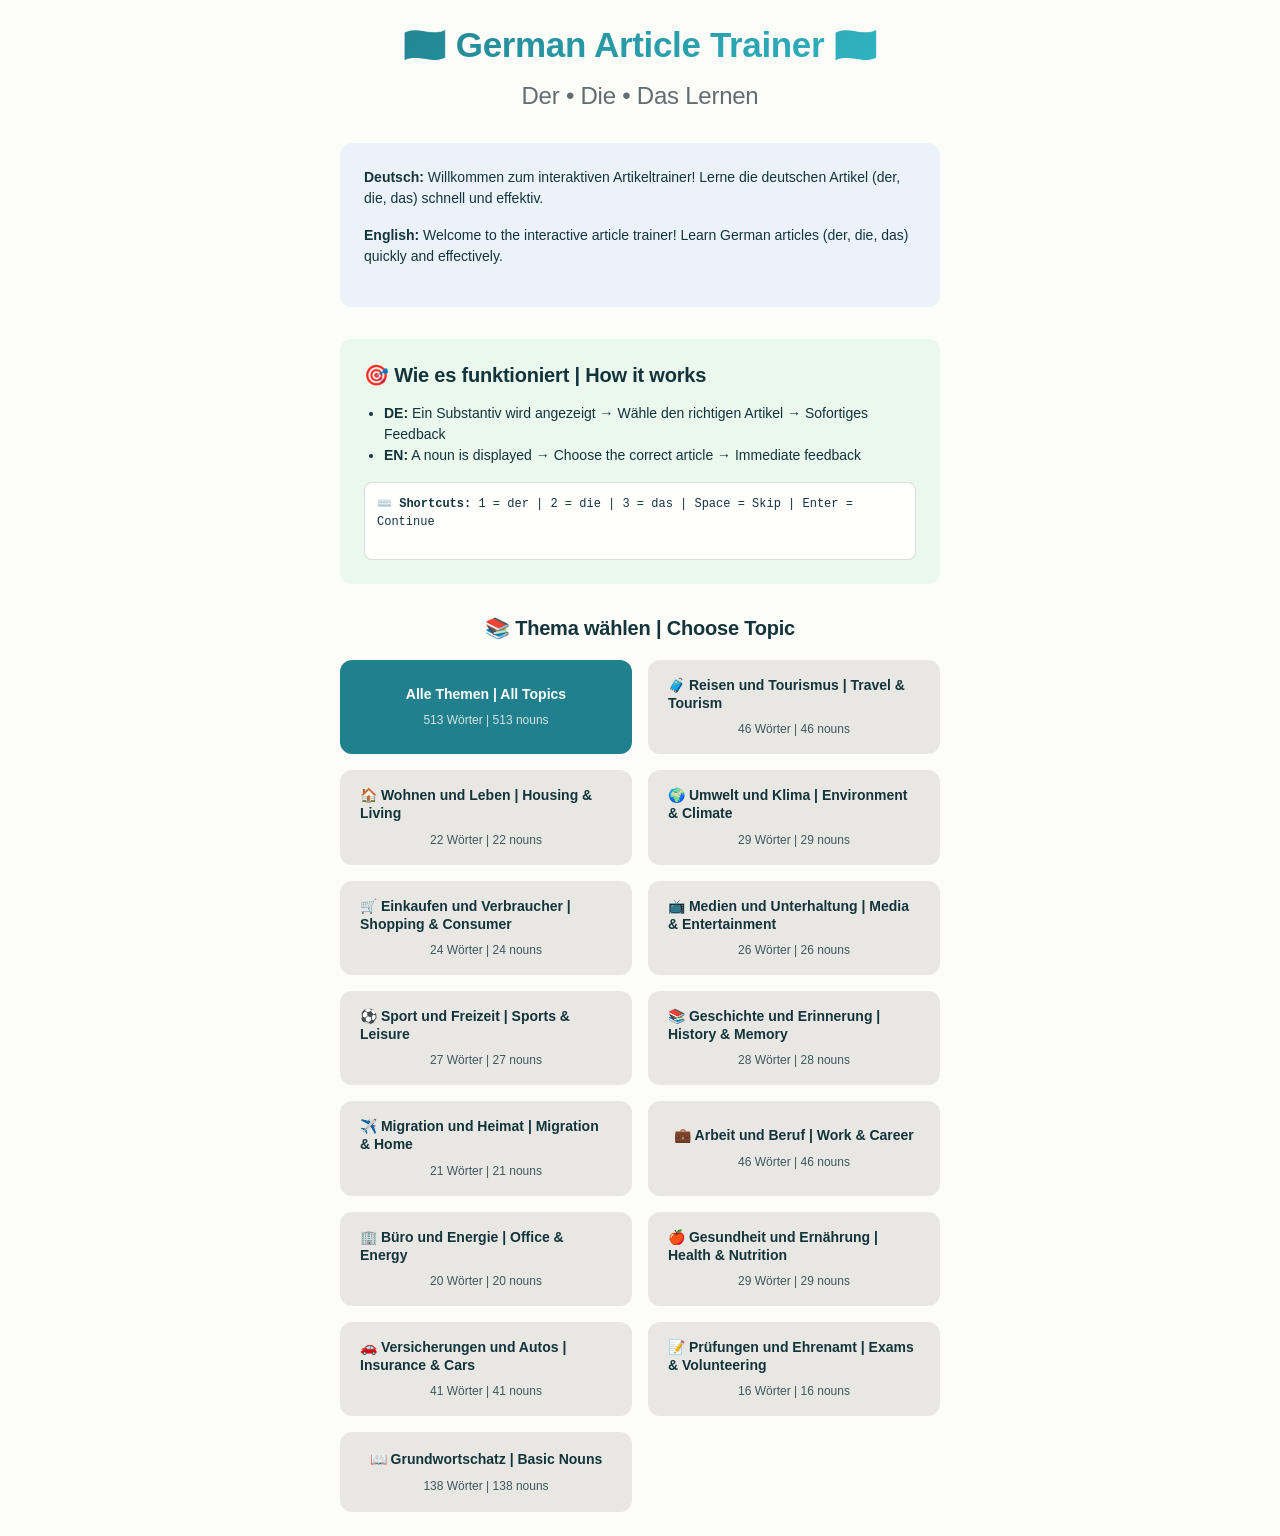
<file: De Artikel Master/index.html>
<!DOCTYPE html>
<html lang="en">
<head>
    <meta charset="UTF-8">
    <meta name="viewport" content="width=device-width, initial-scale=1.0">
    <title>German Article Trainer | Der Die Das Lernen</title>
    <link rel="stylesheet" href="style.css">
</head>
<body>
    <div class="container">
        <!-- Introduction Screen -->
        <div id="intro-screen" class="screen active">
            <div class="intro-content">
                <h1>🇩🇪 German Article Trainer 🇬🇧</h1>
                <h2>Der • Die • Das Lernen</h2>
                
                <div class="intro-text">
                    <p><strong>Deutsch:</strong> Willkommen zum interaktiven Artikeltrainer! Lerne die deutschen Artikel (der, die, das) schnell und effektiv.</p>
                    <p><strong>English:</strong> Welcome to the interactive article trainer! Learn German articles (der, die, das) quickly and effectively.</p>
                </div>

                <div class="how-it-works">
                    <h3>🎯 Wie es funktioniert | How it works</h3>
                    <ul>
                        <li><strong>DE:</strong> Ein Substantiv wird angezeigt → Wähle den richtigen Artikel → Sofortiges Feedback</li>
                        <li><strong>EN:</strong> A noun is displayed → Choose the correct article → Immediate feedback</li>
                    </ul>
                    <div class="keyboard-shortcuts">
                        <p><strong>⌨️ Shortcuts:</strong> 1 = der | 2 = die | 3 = das | Space = Skip | Enter = Continue</p>
                    </div>
                </div>

                <div class="topic-selection">
                    <h3>📚 Thema wählen | Choose Topic</h3>
                    <div class="category-grid" id="category-buttons">
                        <!-- Categories will be populated by JavaScript -->
                    </div>
                </div>
            </div>
        </div>

        <!-- Practice Screen -->
        <div id="practice-screen" class="screen">
            <div class="practice-header">
                <div class="stats-bar">
                    <div class="stat">
                        <span class="stat-label">Score | Punkte</span>
                        <span class="stat-value" id="score">0</span>
                    </div>
                    <div class="stat">
                        <span class="stat-label">Streak | Serie</span>
                        <span class="stat-value" id="streak">0</span>
                    </div>
                    <div class="stat">
                        <span class="stat-label">Progress | Fortschritt</span>
                        <span class="stat-value" id="progress">0/0</span>
                    </div>
                    <div class="stat">
                        <span class="stat-label">Accuracy | Genauigkeit</span>
                        <span class="stat-value" id="accuracy">0%</span>
                    </div>
                </div>
                <button class="btn btn--outline btn--sm" onclick="showIntro()">← Zurück | Back</button>
            </div>

            <div class="practice-content">
                <div class="noun-display">
                    <div class="category-badge" id="category-badge"></div>
                    <div class="noun-main" id="noun-main">Substantiv</div>
                    <div class="noun-translation" id="noun-translation">Translation</div>
                    <div class="noun-plural" id="noun-plural">Plural form</div>
                </div>

                <div class="article-selection">
                    <h3>Wähle den richtigen Artikel | Choose the correct article</h3>
                    <div class="article-buttons">
                        <button class="btn btn--article" data-article="der" onclick="selectArticle('der')">der</button>
                        <button class="btn btn--article" data-article="die" onclick="selectArticle('die')">die</button>
                        <button class="btn btn--article" data-article="das" onclick="selectArticle('das')">das</button>
                    </div>
                </div>

                <div class="feedback-area" id="feedback-area"></div>

                <div class="controls">
                    <button class="btn btn--outline" onclick="skipNoun()">⏭️ Überspringen | Skip</button>
                    <button class="btn btn--secondary" onclick="showHint()" id="hint-btn">💡 Tipp | Hint</button>
                </div>
            </div>
        </div>

        <!-- Results Screen -->
        <div id="results-screen" class="screen">
            <div class="results-content">
                <h1>🎉 Ergebnisse | Results</h1>
                
                <div class="results-stats">
                    <div class="result-stat">
                        <div class="result-number" id="final-score">0</div>
                        <div class="result-label">Gesamtpunkte<br>Total Score</div>
                    </div>
                    <div class="result-stat">
                        <div class="result-number" id="final-accuracy">0%</div>
                        <div class="result-label">Genauigkeit<br>Accuracy</div>
                    </div>
                    <div class="result-stat">
                        <div class="result-number" id="final-streak">0</div>
                        <div class="result-label">Beste Serie<br>Best Streak</div>
                    </div>
                </div>

                <div class="encouragement" id="encouragement-text">
                    <p>Großartig gemacht! | Great job!</p>
                </div>

                <div class="results-actions">
                    <button class="btn btn--primary" onclick="showIntro()">🏠 Neues Spiel | New Game</button>
                    <button class="btn btn--secondary" onclick="restartSameCategory()">🔄 Wiederholen | Repeat</button>
                </div>
            </div>
        </div>
    </div>

    <script src="app.js"></script>
</body>
</html>
</file>
<file: De Artikel Master/style.css>
:root {
  /* Primitive Color Tokens */
  --color-white: rgba(255, 255, 255, 1);
  --color-black: rgba(0, 0, 0, 1);
  --color-cream-50: rgba(252, 252, 249, 1);
  --color-cream-100: rgba(255, 255, 253, 1);
  --color-gray-200: rgba(245, 245, 245, 1);
  --color-gray-300: rgba(167, 169, 169, 1);
  --color-gray-400: rgba(119, 124, 124, 1);
  --color-slate-500: rgba(98, 108, 113, 1);
  --color-brown-600: rgba(94, 82, 64, 1);
  --color-charcoal-700: rgba(31, 33, 33, 1);
  --color-charcoal-800: rgba(38, 40, 40, 1);
  --color-slate-900: rgba(19, 52, 59, 1);
  --color-teal-300: rgba(50, 184, 198, 1);
  --color-teal-400: rgba(45, 166, 178, 1);
  --color-teal-500: rgba(33, 128, 141, 1);
  --color-teal-600: rgba(29, 116, 128, 1);
  --color-teal-700: rgba(26, 104, 115, 1);
  --color-teal-800: rgba(41, 150, 161, 1);
  --color-red-400: rgba(255, 84, 89, 1);
  --color-red-500: rgba(192, 21, 47, 1);
  --color-orange-400: rgba(230, 129, 97, 1);
  --color-orange-500: rgba(168, 75, 47, 1);

  /* RGB versions for opacity control */
  --color-brown-600-rgb: 94, 82, 64;
  --color-teal-500-rgb: 33, 128, 141;
  --color-slate-900-rgb: 19, 52, 59;
  --color-slate-500-rgb: 98, 108, 113;
  --color-red-500-rgb: 192, 21, 47;
  --color-red-400-rgb: 255, 84, 89;
  --color-orange-500-rgb: 168, 75, 47;
  --color-orange-400-rgb: 230, 129, 97;

  /* Background color tokens (Light Mode) */
  --color-bg-1: rgba(59, 130, 246, 0.08); /* Light blue */
  --color-bg-2: rgba(245, 158, 11, 0.08); /* Light yellow */
  --color-bg-3: rgba(34, 197, 94, 0.08); /* Light green */
  --color-bg-4: rgba(239, 68, 68, 0.08); /* Light red */
  --color-bg-5: rgba(147, 51, 234, 0.08); /* Light purple */
  --color-bg-6: rgba(249, 115, 22, 0.08); /* Light orange */
  --color-bg-7: rgba(236, 72, 153, 0.08); /* Light pink */
  --color-bg-8: rgba(6, 182, 212, 0.08); /* Light cyan */

  /* Semantic Color Tokens (Light Mode) */
  --color-background: var(--color-cream-50);
  --color-surface: var(--color-cream-100);
  --color-text: var(--color-slate-900);
  --color-text-secondary: var(--color-slate-500);
  --color-primary: var(--color-teal-500);
  --color-primary-hover: var(--color-teal-600);
  --color-primary-active: var(--color-teal-700);
  --color-secondary: rgba(var(--color-brown-600-rgb), 0.12);
  --color-secondary-hover: rgba(var(--color-brown-600-rgb), 0.2);
  --color-secondary-active: rgba(var(--color-brown-600-rgb), 0.25);
  --color-border: rgba(var(--color-brown-600-rgb), 0.2);
  --color-btn-primary-text: var(--color-cream-50);
  --color-card-border: rgba(var(--color-brown-600-rgb), 0.12);
  --color-card-border-inner: rgba(var(--color-brown-600-rgb), 0.12);
  --color-error: var(--color-red-500);
  --color-success: var(--color-teal-500);
  --color-warning: var(--color-orange-500);
  --color-info: var(--color-slate-500);
  --color-focus-ring: rgba(var(--color-teal-500-rgb), 0.4);
  --color-select-caret: rgba(var(--color-slate-900-rgb), 0.8);

  /* Common style patterns */
  --focus-ring: 0 0 0 3px var(--color-focus-ring);
  --focus-outline: 2px solid var(--color-primary);
  --status-bg-opacity: 0.15;
  --status-border-opacity: 0.25;
  --select-caret-light: url("data:image/svg+xml,%3Csvg xmlns='http://www.w3.org/2000/svg' width='16' height='16' viewBox='0 0 24 24' fill='none' stroke='%23134252' stroke-width='2' stroke-linecap='round' stroke-linejoin='round'%3E%3Cpolyline points='6 9 12 15 18 9'%3E%3C/polyline%3E%3C/svg%3E");
  --select-caret-dark: url("data:image/svg+xml,%3Csvg xmlns='http://www.w3.org/2000/svg' width='16' height='16' viewBox='0 0 24 24' fill='none' stroke='%23f5f5f5' stroke-width='2' stroke-linecap='round' stroke-linejoin='round'%3E%3Cpolyline points='6 9 12 15 18 9'%3E%3C/polyline%3E%3C/svg%3E");

  /* RGB versions for opacity control */
  --color-success-rgb: 33, 128, 141;
  --color-error-rgb: 192, 21, 47;
  --color-warning-rgb: 168, 75, 47;
  --color-info-rgb: 98, 108, 113;

  /* Typography */
  --font-family-base: "FKGroteskNeue", "Geist", "Inter", -apple-system,
    BlinkMacSystemFont, "Segoe UI", Roboto, sans-serif;
  --font-family-mono: "Berkeley Mono", ui-monospace, SFMono-Regular, Menlo,
    Monaco, Consolas, monospace;
  --font-size-xs: 11px;
  --font-size-sm: 12px;
  --font-size-base: 14px;
  --font-size-md: 14px;
  --font-size-lg: 16px;
  --font-size-xl: 18px;
  --font-size-2xl: 20px;
  --font-size-3xl: 24px;
  --font-size-4xl: 30px;
  --font-weight-normal: 400;
  --font-weight-medium: 500;
  --font-weight-semibold: 550;
  --font-weight-bold: 600;
  --line-height-tight: 1.2;
  --line-height-normal: 1.5;
  --letter-spacing-tight: -0.01em;

  /* Spacing */
  --space-0: 0;
  --space-1: 1px;
  --space-2: 2px;
  --space-4: 4px;
  --space-6: 6px;
  --space-8: 8px;
  --space-10: 10px;
  --space-12: 12px;
  --space-16: 16px;
  --space-20: 20px;
  --space-24: 24px;
  --space-32: 32px;

  /* Border Radius */
  --radius-sm: 6px;
  --radius-base: 8px;
  --radius-md: 10px;
  --radius-lg: 12px;
  --radius-full: 9999px;

  /* Shadows */
  --shadow-xs: 0 1px 2px rgba(0, 0, 0, 0.02);
  --shadow-sm: 0 1px 3px rgba(0, 0, 0, 0.04), 0 1px 2px rgba(0, 0, 0, 0.02);
  --shadow-md: 0 4px 6px -1px rgba(0, 0, 0, 0.04),
    0 2px 4px -1px rgba(0, 0, 0, 0.02);
  --shadow-lg: 0 10px 15px -3px rgba(0, 0, 0, 0.04),
    0 4px 6px -2px rgba(0, 0, 0, 0.02);
  --shadow-inset-sm: inset 0 1px 0 rgba(255, 255, 255, 0.15),
    inset 0 -1px 0 rgba(0, 0, 0, 0.03);

  /* Animation */
  --duration-fast: 150ms;
  --duration-normal: 250ms;
  --ease-standard: cubic-bezier(0.16, 1, 0.3, 1);

  /* Layout */
  --container-sm: 640px;
  --container-md: 768px;
  --container-lg: 1024px;
  --container-xl: 1280px;
}

/* Dark mode colors */
@media (prefers-color-scheme: dark) {
  :root {
    /* RGB versions for opacity control (Dark Mode) */
    --color-gray-400-rgb: 119, 124, 124;
    --color-teal-300-rgb: 50, 184, 198;
    --color-gray-300-rgb: 167, 169, 169;
    --color-gray-200-rgb: 245, 245, 245;

    /* Background color tokens (Dark Mode) */
    --color-bg-1: rgba(29, 78, 216, 0.15); /* Dark blue */
    --color-bg-2: rgba(180, 83, 9, 0.15); /* Dark yellow */
    --color-bg-3: rgba(21, 128, 61, 0.15); /* Dark green */
    --color-bg-4: rgba(185, 28, 28, 0.15); /* Dark red */
    --color-bg-5: rgba(107, 33, 168, 0.15); /* Dark purple */
    --color-bg-6: rgba(194, 65, 12, 0.15); /* Dark orange */
    --color-bg-7: rgba(190, 24, 93, 0.15); /* Dark pink */
    --color-bg-8: rgba(8, 145, 178, 0.15); /* Dark cyan */

    /* Semantic Color Tokens (Dark Mode) */
    --color-background: var(--color-charcoal-700);
    --color-surface: var(--color-charcoal-800);
    --color-text: var(--color-gray-200);
    --color-text-secondary: rgba(var(--color-gray-300-rgb), 0.7);
    --color-primary: var(--color-teal-300);
    --color-primary-hover: var(--color-teal-400);
    --color-primary-active: var(--color-teal-800);
    --color-secondary: rgba(var(--color-gray-400-rgb), 0.15);
    --color-secondary-hover: rgba(var(--color-gray-400-rgb), 0.25);
    --color-secondary-active: rgba(var(--color-gray-400-rgb), 0.3);
    --color-border: rgba(var(--color-gray-400-rgb), 0.3);
    --color-error: var(--color-red-400);
    --color-success: var(--color-teal-300);
    --color-warning: var(--color-orange-400);
    --color-info: var(--color-gray-300);
    --color-focus-ring: rgba(var(--color-teal-300-rgb), 0.4);
    --color-btn-primary-text: var(--color-slate-900);
    --color-card-border: rgba(var(--color-gray-400-rgb), 0.2);
    --color-card-border-inner: rgba(var(--color-gray-400-rgb), 0.15);
    --shadow-inset-sm: inset 0 1px 0 rgba(255, 255, 255, 0.1),
      inset 0 -1px 0 rgba(0, 0, 0, 0.15);
    --button-border-secondary: rgba(var(--color-gray-400-rgb), 0.2);
    --color-border-secondary: rgba(var(--color-gray-400-rgb), 0.2);
    --color-select-caret: rgba(var(--color-gray-200-rgb), 0.8);

    /* Common style patterns - updated for dark mode */
    --focus-ring: 0 0 0 3px var(--color-focus-ring);
    --focus-outline: 2px solid var(--color-primary);
    --status-bg-opacity: 0.15;
    --status-border-opacity: 0.25;
    --select-caret-light: url("data:image/svg+xml,%3Csvg xmlns='http://www.w3.org/2000/svg' width='16' height='16' viewBox='0 0 24 24' fill='none' stroke='%23134252' stroke-width='2' stroke-linecap='round' stroke-linejoin='round'%3E%3Cpolyline points='6 9 12 15 18 9'%3E%3C/polyline%3E%3C/svg%3E");
    --select-caret-dark: url("data:image/svg+xml,%3Csvg xmlns='http://www.w3.org/2000/svg' width='16' height='16' viewBox='0 0 24 24' fill='none' stroke='%23f5f5f5' stroke-width='2' stroke-linecap='round' stroke-linejoin='round'%3E%3Cpolyline points='6 9 12 15 18 9'%3E%3C/polyline%3E%3C/svg%3E");

    /* RGB versions for dark mode */
    --color-success-rgb: var(--color-teal-300-rgb);
    --color-error-rgb: var(--color-red-400-rgb);
    --color-warning-rgb: var(--color-orange-400-rgb);
    --color-info-rgb: var(--color-gray-300-rgb);
  }
}

/* Data attribute for manual theme switching */
[data-color-scheme="dark"] {
  /* RGB versions for opacity control (dark mode) */
  --color-gray-400-rgb: 119, 124, 124;
  --color-teal-300-rgb: 50, 184, 198;
  --color-gray-300-rgb: 167, 169, 169;
  --color-gray-200-rgb: 245, 245, 245;

  /* Colorful background palette - Dark Mode */
  --color-bg-1: rgba(29, 78, 216, 0.15); /* Dark blue */
  --color-bg-2: rgba(180, 83, 9, 0.15); /* Dark yellow */
  --color-bg-3: rgba(21, 128, 61, 0.15); /* Dark green */
  --color-bg-4: rgba(185, 28, 28, 0.15); /* Dark red */
  --color-bg-5: rgba(107, 33, 168, 0.15); /* Dark purple */
  --color-bg-6: rgba(194, 65, 12, 0.15); /* Dark orange */
  --color-bg-7: rgba(190, 24, 93, 0.15); /* Dark pink */
  --color-bg-8: rgba(8, 145, 178, 0.15); /* Dark cyan */

  /* Semantic Color Tokens (Dark Mode) */
  --color-background: var(--color-charcoal-700);
  --color-surface: var(--color-charcoal-800);
  --color-text: var(--color-gray-200);
  --color-text-secondary: rgba(var(--color-gray-300-rgb), 0.7);
  --color-primary: var(--color-teal-300);
  --color-primary-hover: var(--color-teal-400);
  --color-primary-active: var(--color-teal-800);
  --color-secondary: rgba(var(--color-gray-400-rgb), 0.15);
  --color-secondary-hover: rgba(var(--color-gray-400-rgb), 0.25);
  --color-secondary-active: rgba(var(--color-gray-400-rgb), 0.3);
  --color-border: rgba(var(--color-gray-400-rgb), 0.3);
  --color-error: var(--color-red-400);
  --color-success: var(--color-teal-300);
  --color-warning: var(--color-orange-400);
  --color-info: var(--color-gray-300);
  --color-focus-ring: rgba(var(--color-teal-300-rgb), 0.4);
  --color-btn-primary-text: var(--color-slate-900);
  --color-card-border: rgba(var(--color-gray-400-rgb), 0.15);
  --color-card-border-inner: rgba(var(--color-gray-400-rgb), 0.15);
  --shadow-inset-sm: inset 0 1px 0 rgba(255, 255, 255, 0.1),
    inset 0 -1px 0 rgba(0, 0, 0, 0.15);
  --color-border-secondary: rgba(var(--color-gray-400-rgb), 0.2);
  --color-select-caret: rgba(var(--color-gray-200-rgb), 0.8);

  /* Common style patterns - updated for dark mode */
  --focus-ring: 0 0 0 3px var(--color-focus-ring);
  --focus-outline: 2px solid var(--color-primary);
  --status-bg-opacity: 0.15;
  --status-border-opacity: 0.25;
  --select-caret-light: url("data:image/svg+xml,%3Csvg xmlns='http://www.w3.org/2000/svg' width='16' height='16' viewBox='0 0 24 24' fill='none' stroke='%23134252' stroke-width='2' stroke-linecap='round' stroke-linejoin='round'%3E%3Cpolyline points='6 9 12 15 18 9'%3E%3C/polyline%3E%3C/svg%3E");
  --select-caret-dark: url("data:image/svg+xml,%3Csvg xmlns='http://www.w3.org/2000/svg' width='16' height='16' viewBox='0 0 24 24' fill='none' stroke='%23f5f5f5' stroke-width='2' stroke-linecap='round' stroke-linejoin='round'%3E%3Cpolyline points='6 9 12 15 18 9'%3E%3C/polyline%3E%3C/svg%3E");

  /* RGB versions for dark mode */
  --color-success-rgb: var(--color-teal-300-rgb);
  --color-error-rgb: var(--color-red-400-rgb);
  --color-warning-rgb: var(--color-orange-400-rgb);
  --color-info-rgb: var(--color-gray-300-rgb);
}

[data-color-scheme="light"] {
  /* RGB versions for opacity control (light mode) */
  --color-brown-600-rgb: 94, 82, 64;
  --color-teal-500-rgb: 33, 128, 141;
  --color-slate-900-rgb: 19, 52, 59;

  /* Semantic Color Tokens (Light Mode) */
  --color-background: var(--color-cream-50);
  --color-surface: var(--color-cream-100);
  --color-text: var(--color-slate-900);
  --color-text-secondary: var(--color-slate-500);
  --color-primary: var(--color-teal-500);
  --color-primary-hover: var(--color-teal-600);
  --color-primary-active: var(--color-teal-700);
  --color-secondary: rgba(var(--color-brown-600-rgb), 0.12);
  --color-secondary-hover: rgba(var(--color-brown-600-rgb), 0.2);
  --color-secondary-active: rgba(var(--color-brown-600-rgb), 0.25);
  --color-border: rgba(var(--color-brown-600-rgb), 0.2);
  --color-btn-primary-text: var(--color-cream-50);
  --color-card-border: rgba(var(--color-brown-600-rgb), 0.12);
  --color-card-border-inner: rgba(var(--color-brown-600-rgb), 0.12);
  --color-error: var(--color-red-500);
  --color-success: var(--color-teal-500);
  --color-warning: var(--color-orange-500);
  --color-info: var(--color-slate-500);
  --color-focus-ring: rgba(var(--color-teal-500-rgb), 0.4);

  /* RGB versions for light mode */
  --color-success-rgb: var(--color-teal-500-rgb);
  --color-error-rgb: var(--color-red-500-rgb);
  --color-warning-rgb: var(--color-orange-500-rgb);
  --color-info-rgb: var(--color-slate-500-rgb);
}

/* Base styles */
html {
  font-size: var(--font-size-base);
  font-family: var(--font-family-base);
  line-height: var(--line-height-normal);
  color: var(--color-text);
  background-color: var(--color-background);
  -webkit-font-smoothing: antialiased;
  box-sizing: border-box;
}

body {
  margin: 0;
  padding: 0;
}

*,
*::before,
*::after {
  box-sizing: inherit;
}

/* Typography */
h1,
h2,
h3,
h4,
h5,
h6 {
  margin: 0;
  font-weight: var(--font-weight-semibold);
  line-height: var(--line-height-tight);
  color: var(--color-text);
  letter-spacing: var(--letter-spacing-tight);
}

h1 {
  font-size: var(--font-size-4xl);
}
h2 {
  font-size: var(--font-size-3xl);
}
h3 {
  font-size: var(--font-size-2xl);
}
h4 {
  font-size: var(--font-size-xl);
}
h5 {
  font-size: var(--font-size-lg);
}
h6 {
  font-size: var(--font-size-md);
}

p {
  margin: 0 0 var(--space-16) 0;
}

a {
  color: var(--color-primary);
  text-decoration: none;
  transition: color var(--duration-fast) var(--ease-standard);
}

a:hover {
  color: var(--color-primary-hover);
}

code,
pre {
  font-family: var(--font-family-mono);
  font-size: calc(var(--font-size-base) * 0.95);
  background-color: var(--color-secondary);
  border-radius: var(--radius-sm);
}

code {
  padding: var(--space-1) var(--space-4);
}

pre {
  padding: var(--space-16);
  margin: var(--space-16) 0;
  overflow: auto;
  border: 1px solid var(--color-border);
}

pre code {
  background: none;
  padding: 0;
}

/* Buttons */
.btn {
  display: inline-flex;
  align-items: center;
  justify-content: center;
  padding: var(--space-8) var(--space-16);
  border-radius: var(--radius-base);
  font-size: var(--font-size-base);
  font-weight: 500;
  line-height: 1.5;
  cursor: pointer;
  transition: all var(--duration-normal) var(--ease-standard);
  border: none;
  text-decoration: none;
  position: relative;
}

.btn:focus-visible {
  outline: none;
  box-shadow: var(--focus-ring);
}

.btn--primary {
  background: var(--color-primary);
  color: var(--color-btn-primary-text);
}

.btn--primary:hover {
  background: var(--color-primary-hover);
}

.btn--primary:active {
  background: var(--color-primary-active);
}

.btn--secondary {
  background: var(--color-secondary);
  color: var(--color-text);
}

.btn--secondary:hover {
  background: var(--color-secondary-hover);
}

.btn--secondary:active {
  background: var(--color-secondary-active);
}

.btn--outline {
  background: transparent;
  border: 1px solid var(--color-border);
  color: var(--color-text);
}

.btn--outline:hover {
  background: var(--color-secondary);
}

.btn--sm {
  padding: var(--space-4) var(--space-12);
  font-size: var(--font-size-sm);
  border-radius: var(--radius-sm);
}

.btn--lg {
  padding: var(--space-10) var(--space-20);
  font-size: var(--font-size-lg);
  border-radius: var(--radius-md);
}

.btn--full-width {
  width: 100%;
}

.btn:disabled {
  opacity: 0.5;
  cursor: not-allowed;
}

/* Form elements */
.form-control {
  display: block;
  width: 100%;
  padding: var(--space-8) var(--space-12);
  font-size: var(--font-size-md);
  line-height: 1.5;
  color: var(--color-text);
  background-color: var(--color-surface);
  border: 1px solid var(--color-border);
  border-radius: var(--radius-base);
  transition: border-color var(--duration-fast) var(--ease-standard),
    box-shadow var(--duration-fast) var(--ease-standard);
}

textarea.form-control {
  font-family: var(--font-family-base);
  font-size: var(--font-size-base);
}

select.form-control {
  padding: var(--space-8) var(--space-12);
  -webkit-appearance: none;
  -moz-appearance: none;
  appearance: none;
  background-image: var(--select-caret-light);
  background-repeat: no-repeat;
  background-position: right var(--space-12) center;
  background-size: 16px;
  padding-right: var(--space-32);
}

/* Add a dark mode specific caret */
@media (prefers-color-scheme: dark) {
  select.form-control {
    background-image: var(--select-caret-dark);
  }
}

/* Also handle data-color-scheme */
[data-color-scheme="dark"] select.form-control {
  background-image: var(--select-caret-dark);
}

[data-color-scheme="light"] select.form-control {
  background-image: var(--select-caret-light);
}

.form-control:focus {
  border-color: var(--color-primary);
  outline: var(--focus-outline);
}

.form-label {
  display: block;
  margin-bottom: var(--space-8);
  font-weight: var(--font-weight-medium);
  font-size: var(--font-size-sm);
}

.form-group {
  margin-bottom: var(--space-16);
}

/* Card component */
.card {
  background-color: var(--color-surface);
  border-radius: var(--radius-lg);
  border: 1px solid var(--color-card-border);
  box-shadow: var(--shadow-sm);
  overflow: hidden;
  transition: box-shadow var(--duration-normal) var(--ease-standard);
}

.card:hover {
  box-shadow: var(--shadow-md);
}

.card__body {
  padding: var(--space-16);
}

.card__header,
.card__footer {
  padding: var(--space-16);
  border-bottom: 1px solid var(--color-card-border-inner);
}

/* Status indicators - simplified with CSS variables */
.status {
  display: inline-flex;
  align-items: center;
  padding: var(--space-6) var(--space-12);
  border-radius: var(--radius-full);
  font-weight: var(--font-weight-medium);
  font-size: var(--font-size-sm);
}

.status--success {
  background-color: rgba(
    var(--color-success-rgb, 33, 128, 141),
    var(--status-bg-opacity)
  );
  color: var(--color-success);
  border: 1px solid
    rgba(var(--color-success-rgb, 33, 128, 141), var(--status-border-opacity));
}

.status--error {
  background-color: rgba(
    var(--color-error-rgb, 192, 21, 47),
    var(--status-bg-opacity)
  );
  color: var(--color-error);
  border: 1px solid
    rgba(var(--color-error-rgb, 192, 21, 47), var(--status-border-opacity));
}

.status--warning {
  background-color: rgba(
    var(--color-warning-rgb, 168, 75, 47),
    var(--status-bg-opacity)
  );
  color: var(--color-warning);
  border: 1px solid
    rgba(var(--color-warning-rgb, 168, 75, 47), var(--status-border-opacity));
}

.status--info {
  background-color: rgba(
    var(--color-info-rgb, 98, 108, 113),
    var(--status-bg-opacity)
  );
  color: var(--color-info);
  border: 1px solid
    rgba(var(--color-info-rgb, 98, 108, 113), var(--status-border-opacity));
}

/* Container layout */
.container {
  width: 100%;
  margin-right: auto;
  margin-left: auto;
  padding-right: var(--space-16);
  padding-left: var(--space-16);
}

@media (min-width: 640px) {
  .container {
    max-width: var(--container-sm);
  }
}
@media (min-width: 768px) {
  .container {
    max-width: var(--container-md);
  }
}
@media (min-width: 1024px) {
  .container {
    max-width: var(--container-lg);
  }
}
@media (min-width: 1280px) {
  .container {
    max-width: var(--container-xl);
  }
}

/* Utility classes */
.flex {
  display: flex;
}
.flex-col {
  flex-direction: column;
}
.items-center {
  align-items: center;
}
.justify-center {
  justify-content: center;
}
.justify-between {
  justify-content: space-between;
}
.gap-4 {
  gap: var(--space-4);
}
.gap-8 {
  gap: var(--space-8);
}
.gap-16 {
  gap: var(--space-16);
}

.m-0 {
  margin: 0;
}
.mt-8 {
  margin-top: var(--space-8);
}
.mb-8 {
  margin-bottom: var(--space-8);
}
.mx-8 {
  margin-left: var(--space-8);
  margin-right: var(--space-8);
}
.my-8 {
  margin-top: var(--space-8);
  margin-bottom: var(--space-8);
}

.p-0 {
  padding: 0;
}
.py-8 {
  padding-top: var(--space-8);
  padding-bottom: var(--space-8);
}
.px-8 {
  padding-left: var(--space-8);
  padding-right: var(--space-8);
}
.py-16 {
  padding-top: var(--space-16);
  padding-bottom: var(--space-16);
}
.px-16 {
  padding-left: var(--space-16);
  padding-right: var(--space-16);
}

.block {
  display: block;
}
.hidden {
  display: none;
}

/* Accessibility */
.sr-only {
  position: absolute;
  width: 1px;
  height: 1px;
  padding: 0;
  margin: -1px;
  overflow: hidden;
  clip: rect(0, 0, 0, 0);
  white-space: nowrap;
  border-width: 0;
}

:focus-visible {
  outline: var(--focus-outline);
  outline-offset: 2px;
}

/* Dark mode specifics */
[data-color-scheme="dark"] .btn--outline {
  border: 1px solid var(--color-border-secondary);
}

@font-face {
  font-family: 'FKGroteskNeue';
  src: url('https://r2cdn.perplexity.ai/fonts/FKGroteskNeue.woff2')
    format('woff2');
}

/* END PERPLEXITY DESIGN SYSTEM */
:root {
  /* Primitive Color Tokens */
  --color-white: rgba(255, 255, 255, 1);
  --color-black: rgba(0, 0, 0, 1);
  --color-cream-50: rgba(252, 252, 249, 1);
  --color-cream-100: rgba(255, 255, 253, 1);
  --color-gray-200: rgba(245, 245, 245, 1);
  --color-gray-300: rgba(167, 169, 169, 1);
  --color-gray-400: rgba(119, 124, 124, 1);
  --color-slate-500: rgba(98, 108, 113, 1);
  --color-brown-600: rgba(94, 82, 64, 1);
  --color-charcoal-700: rgba(31, 33, 33, 1);
  --color-charcoal-800: rgba(38, 40, 40, 1);
  --color-slate-900: rgba(19, 52, 59, 1);
  --color-teal-300: rgba(50, 184, 198, 1);
  --color-teal-400: rgba(45, 166, 178, 1);
  --color-teal-500: rgba(33, 128, 141, 1);
  --color-teal-600: rgba(29, 116, 128, 1);
  --color-teal-700: rgba(26, 104, 115, 1);
  --color-teal-800: rgba(41, 150, 161, 1);
  --color-red-400: rgba(255, 84, 89, 1);
  --color-red-500: rgba(192, 21, 47, 1);
  --color-orange-400: rgba(230, 129, 97, 1);
  --color-orange-500: rgba(168, 75, 47, 1);

  /* RGB versions for opacity control */
  --color-brown-600-rgb: 94, 82, 64;
  --color-teal-500-rgb: 33, 128, 141;
  --color-slate-900-rgb: 19, 52, 59;
  --color-slate-500-rgb: 98, 108, 113;
  --color-red-500-rgb: 192, 21, 47;
  --color-red-400-rgb: 255, 84, 89;
  --color-orange-500-rgb: 168, 75, 47;
  --color-orange-400-rgb: 230, 129, 97;

  /* Background color tokens (Light Mode) */
  --color-bg-1: rgba(59, 130, 246, 0.08); /* Light blue */
  --color-bg-2: rgba(245, 158, 11, 0.08); /* Light yellow */
  --color-bg-3: rgba(34, 197, 94, 0.08); /* Light green */
  --color-bg-4: rgba(239, 68, 68, 0.08); /* Light red */
  --color-bg-5: rgba(147, 51, 234, 0.08); /* Light purple */
  --color-bg-6: rgba(249, 115, 22, 0.08); /* Light orange */
  --color-bg-7: rgba(236, 72, 153, 0.08); /* Light pink */
  --color-bg-8: rgba(6, 182, 212, 0.08); /* Light cyan */

  /* Semantic Color Tokens (Light Mode) */
  --color-background: var(--color-cream-50);
  --color-surface: var(--color-cream-100);
  --color-text: var(--color-slate-900);
  --color-text-secondary: var(--color-slate-500);
  --color-primary: var(--color-teal-500);
  --color-primary-hover: var(--color-teal-600);
  --color-primary-active: var(--color-teal-700);
  --color-secondary: rgba(var(--color-brown-600-rgb), 0.12);
  --color-secondary-hover: rgba(var(--color-brown-600-rgb), 0.2);
  --color-secondary-active: rgba(var(--color-brown-600-rgb), 0.25);
  --color-border: rgba(var(--color-brown-600-rgb), 0.2);
  --color-btn-primary-text: var(--color-cream-50);
  --color-card-border: rgba(var(--color-brown-600-rgb), 0.12);
  --color-card-border-inner: rgba(var(--color-brown-600-rgb), 0.12);
  --color-error: var(--color-red-500);
  --color-success: var(--color-teal-500);
  --color-warning: var(--color-orange-500);
  --color-info: var(--color-slate-500);
  --color-focus-ring: rgba(var(--color-teal-500-rgb), 0.4);
  --color-select-caret: rgba(var(--color-slate-900-rgb), 0.8);

  /* Common style patterns */
  --focus-ring: 0 0 0 3px var(--color-focus-ring);
  --focus-outline: 2px solid var(--color-primary);
  --status-bg-opacity: 0.15;
  --status-border-opacity: 0.25;
  --select-caret-light: url("data:image/svg+xml,%3Csvg xmlns='http://www.w3.org/2000/svg' width='16' height='16' viewBox='0 0 24 24' fill='none' stroke='%23134252' stroke-width='2' stroke-linecap='round' stroke-linejoin='round'%3E%3Cpolyline points='6 9 12 15 18 9'%3E%3C/polyline%3E%3C/svg%3E");
  --select-caret-dark: url("data:image/svg+xml,%3Csvg xmlns='http://www.w3.org/2000/svg' width='16' height='16' viewBox='0 0 24 24' fill='none' stroke='%23f5f5f5' stroke-width='2' stroke-linecap='round' stroke-linejoin='round'%3E%3Cpolyline points='6 9 12 15 18 9'%3E%3C/polyline%3E%3C/svg%3E");

  /* RGB versions for opacity control */
  --color-success-rgb: 33, 128, 141;
  --color-error-rgb: 192, 21, 47;
  --color-warning-rgb: 168, 75, 47;
  --color-info-rgb: 98, 108, 113;

  /* Typography */
  --font-family-base: "FKGroteskNeue", "Geist", "Inter", -apple-system,
    BlinkMacSystemFont, "Segoe UI", Roboto, sans-serif;
  --font-family-mono: "Berkeley Mono", ui-monospace, SFMono-Regular, Menlo,
    Monaco, Consolas, monospace;
  --font-size-xs: 11px;
  --font-size-sm: 12px;
  --font-size-base: 14px;
  --font-size-md: 14px;
  --font-size-lg: 16px;
  --font-size-xl: 18px;
  --font-size-2xl: 20px;
  --font-size-3xl: 24px;
  --font-size-4xl: 30px;
  --font-weight-normal: 400;
  --font-weight-medium: 500;
  --font-weight-semibold: 550;
  --font-weight-bold: 600;
  --line-height-tight: 1.2;
  --line-height-normal: 1.5;
  --letter-spacing-tight: -0.01em;

  /* Spacing */
  --space-0: 0;
  --space-1: 1px;
  --space-2: 2px;
  --space-4: 4px;
  --space-6: 6px;
  --space-8: 8px;
  --space-10: 10px;
  --space-12: 12px;
  --space-16: 16px;
  --space-20: 20px;
  --space-24: 24px;
  --space-32: 32px;

  /* Border Radius */
  --radius-sm: 6px;
  --radius-base: 8px;
  --radius-md: 10px;
  --radius-lg: 12px;
  --radius-full: 9999px;

  /* Shadows */
  --shadow-xs: 0 1px 2px rgba(0, 0, 0, 0.02);
  --shadow-sm: 0 1px 3px rgba(0, 0, 0, 0.04), 0 1px 2px rgba(0, 0, 0, 0.02);
  --shadow-md: 0 4px 6px -1px rgba(0, 0, 0, 0.04),
    0 2px 4px -1px rgba(0, 0, 0, 0.02);
  --shadow-lg: 0 10px 15px -3px rgba(0, 0, 0, 0.04),
    0 4px 6px -2px rgba(0, 0, 0, 0.02);
  --shadow-inset-sm: inset 0 1px 0 rgba(255, 255, 255, 0.15),
    inset 0 -1px 0 rgba(0, 0, 0, 0.03);

  /* Animation */
  --duration-fast: 150ms;
  --duration-normal: 250ms;
  --ease-standard: cubic-bezier(0.16, 1, 0.3, 1);

  /* Layout */
  --container-sm: 640px;
  --container-md: 768px;
  --container-lg: 1024px;
  --container-xl: 1280px;
}

/* Dark mode colors */
@media (prefers-color-scheme: dark) {
  :root {
    /* RGB versions for opacity control (Dark Mode) */
    --color-gray-400-rgb: 119, 124, 124;
    --color-teal-300-rgb: 50, 184, 198;
    --color-gray-300-rgb: 167, 169, 169;
    --color-gray-200-rgb: 245, 245, 245;

    /* Background color tokens (Dark Mode) */
    --color-bg-1: rgba(29, 78, 216, 0.15); /* Dark blue */
    --color-bg-2: rgba(180, 83, 9, 0.15); /* Dark yellow */
    --color-bg-3: rgba(21, 128, 61, 0.15); /* Dark green */
    --color-bg-4: rgba(185, 28, 28, 0.15); /* Dark red */
    --color-bg-5: rgba(107, 33, 168, 0.15); /* Dark purple */
    --color-bg-6: rgba(194, 65, 12, 0.15); /* Dark orange */
    --color-bg-7: rgba(190, 24, 93, 0.15); /* Dark pink */
    --color-bg-8: rgba(8, 145, 178, 0.15); /* Dark cyan */

    /* Semantic Color Tokens (Dark Mode) */
    --color-background: var(--color-charcoal-700);
    --color-surface: var(--color-charcoal-800);
    --color-text: var(--color-gray-200);
    --color-text-secondary: rgba(var(--color-gray-300-rgb), 0.7);
    --color-primary: var(--color-teal-300);
    --color-primary-hover: var(--color-teal-400);
    --color-primary-active: var(--color-teal-800);
    --color-secondary: rgba(var(--color-gray-400-rgb), 0.15);
    --color-secondary-hover: rgba(var(--color-gray-400-rgb), 0.25);
    --color-secondary-active: rgba(var(--color-gray-400-rgb), 0.3);
    --color-border: rgba(var(--color-gray-400-rgb), 0.3);
    --color-error: var(--color-red-400);
    --color-success: var(--color-teal-300);
    --color-warning: var(--color-orange-400);
    --color-info: var(--color-gray-300);
    --color-focus-ring: rgba(var(--color-teal-300-rgb), 0.4);
    --color-btn-primary-text: var(--color-slate-900);
    --color-card-border: rgba(var(--color-gray-400-rgb), 0.2);
    --color-card-border-inner: rgba(var(--color-gray-400-rgb), 0.15);
    --shadow-inset-sm: inset 0 1px 0 rgba(255, 255, 255, 0.1),
      inset 0 -1px 0 rgba(0, 0, 0, 0.15);
    --button-border-secondary: rgba(var(--color-gray-400-rgb), 0.2);
    --color-border-secondary: rgba(var(--color-gray-400-rgb), 0.2);
    --color-select-caret: rgba(var(--color-gray-200-rgb), 0.8);

    /* RGB versions for dark mode */
    --color-success-rgb: var(--color-teal-300-rgb);
    --color-error-rgb: var(--color-red-400-rgb);
    --color-warning-rgb: var(--color-orange-400-rgb);
    --color-info-rgb: var(--color-gray-300-rgb);
  }
}

/* Base styles */
html {
  font-size: var(--font-size-base);
  font-family: var(--font-family-base);
  line-height: var(--line-height-normal);
  color: var(--color-text);
  background-color: var(--color-background);
  -webkit-font-smoothing: antialiased;
  box-sizing: border-box;
}

body {
  margin: 0;
  padding: 0;
}

*,
*::before,
*::after {
  box-sizing: inherit;
}

/* Typography */
h1,
h2,
h3,
h4,
h5,
h6 {
  margin: 0;
  font-weight: var(--font-weight-semibold);
  line-height: var(--line-height-tight);
  color: var(--color-text);
  letter-spacing: var(--letter-spacing-tight);
}

h1 {
  font-size: var(--font-size-4xl);
}
h2 {
  font-size: var(--font-size-3xl);
}
h3 {
  font-size: var(--font-size-2xl);
}
h4 {
  font-size: var(--font-size-xl);
}
h5 {
  font-size: var(--font-size-lg);
}
h6 {
  font-size: var(--font-size-md);
}

p {
  margin: 0 0 var(--space-16) 0;
}

a {
  color: var(--color-primary);
  text-decoration: none;
  transition: color var(--duration-fast) var(--ease-standard);
}

a:hover {
  color: var(--color-primary-hover);
}

/* Buttons */
.btn {
  display: inline-flex;
  align-items: center;
  justify-content: center;
  padding: var(--space-8) var(--space-16);
  border-radius: var(--radius-base);
  font-size: var(--font-size-base);
  font-weight: 500;
  line-height: 1.5;
  cursor: pointer;
  transition: all var(--duration-normal) var(--ease-standard);
  border: none;
  text-decoration: none;
  position: relative;
}

.btn:focus-visible {
  outline: none;
  box-shadow: var(--focus-ring);
}

.btn--primary {
  background: var(--color-primary);
  color: var(--color-btn-primary-text);
}

.btn--primary:hover {
  background: var(--color-primary-hover);
}

.btn--primary:active {
  background: var(--color-primary-active);
}

.btn--secondary {
  background: var(--color-secondary);
  color: var(--color-text);
}

.btn--secondary:hover {
  background: var(--color-secondary-hover);
}

.btn--secondary:active {
  background: var(--color-secondary-active);
}

.btn--outline {
  background: transparent;
  border: 1px solid var(--color-border);
  color: var(--color-text);
}

.btn--outline:hover {
  background: var(--color-secondary);
}

.btn--sm {
  padding: var(--space-4) var(--space-12);
  font-size: var(--font-size-sm);
  border-radius: var(--radius-sm);
}

.btn--lg {
  padding: var(--space-10) var(--space-20);
  font-size: var(--font-size-lg);
  border-radius: var(--radius-md);
}

.btn:disabled {
  opacity: 0.5;
  cursor: not-allowed;
}

/* Container layout */
.container {
  width: 100%;
  margin-right: auto;
  margin-left: auto;
  padding-right: var(--space-16);
  padding-left: var(--space-16);
  max-width: var(--container-lg);
}

/* Screen Management */
.screen {
  display: none;
  min-height: 100vh;
  padding: var(--space-24) 0;
}

.screen.active {
  display: block;
}

/* Introduction Screen */
.intro-content {
  text-align: center;
  max-width: 600px;
  margin: 0 auto;
}

.intro-content h1 {
  font-size: 2.5rem;
  margin-bottom: var(--space-16);
  background: linear-gradient(135deg, var(--color-primary), var(--color-teal-300));
  -webkit-background-clip: text;
  -webkit-text-fill-color: transparent;
  background-clip: text;
}

.intro-content h2 {
  color: var(--color-text-secondary);
  margin-bottom: var(--space-32);
  font-weight: var(--font-weight-normal);
}

.intro-text {
  background: var(--color-bg-1);
  border-radius: var(--radius-lg);
  padding: var(--space-24);
  margin-bottom: var(--space-32);
  text-align: left;
}

.how-it-works {
  background: var(--color-bg-3);
  border-radius: var(--radius-lg);
  padding: var(--space-24);
  margin-bottom: var(--space-32);
  text-align: left;
}

.how-it-works ul {
  margin: var(--space-16) 0;
  padding-left: var(--space-20);
}

.keyboard-shortcuts {
  background: var(--color-surface);
  border: 1px solid var(--color-border);
  border-radius: var(--radius-base);
  padding: var(--space-12);
  margin-top: var(--space-16);
  font-family: var(--font-family-mono);
  font-size: var(--font-size-sm);
}

.topic-selection {
  margin-top: var(--space-32);
}

.category-grid {
  display: grid;
  grid-template-columns: repeat(auto-fit, minmax(280px, 1fr));
  gap: var(--space-16);
  margin-top: var(--space-20);
  max-width: 1000px;
  margin-left: auto;
  margin-right: auto;
}

.category-btn {
  padding: var(--space-16) var(--space-20);
  text-align: left;
  min-height: 80px;
  display: flex;
  flex-direction: column;
  justify-content: center;
  border-radius: var(--radius-lg);
  transition: all var(--duration-normal) var(--ease-standard);
}

.category-btn:hover {
  transform: translateY(-2px);
  box-shadow: var(--shadow-lg);
}

.category-name {
  font-weight: var(--font-weight-semibold);
  font-size: var(--font-size-base);
  margin-bottom: var(--space-8);
  line-height: 1.3;
}

.category-count {
  font-size: var(--font-size-sm);
  opacity: 0.8;
  font-weight: var(--font-weight-normal);
}

/* Practice Screen */
.practice-header {
  background: var(--color-surface);
  border-radius: var(--radius-lg);
  padding: var(--space-20);
  margin-bottom: var(--space-32);
  box-shadow: var(--shadow-sm);
}

.stats-bar {
  display: grid;
  grid-template-columns: repeat(auto-fit, minmax(120px, 1fr));
  gap: var(--space-16);
  margin-bottom: var(--space-16);
}

.stat {
  text-align: center;
}

.stat-label {
  display: block;
  font-size: var(--font-size-xs);
  color: var(--color-text-secondary);
  text-transform: uppercase;
  font-weight: var(--font-weight-medium);
  letter-spacing: 0.5px;
  margin-bottom: var(--space-4);
}

.stat-value {
  display: block;
  font-size: var(--font-size-2xl);
  font-weight: var(--font-weight-bold);
  color: var(--color-primary);
}

.practice-content {
  text-align: center;
}

.noun-display {
  background: var(--color-surface);
  border-radius: var(--radius-lg);
  padding: var(--space-32);
  margin-bottom: var(--space-32);
  box-shadow: var(--shadow-md);
  position: relative;
}

.category-badge {
  position: absolute;
  top: var(--space-16);
  right: var(--space-16);
  background: var(--color-bg-2);
  color: var(--color-text-secondary);
  padding: var(--space-4) var(--space-12);
  border-radius: var(--radius-full);
  font-size: var(--font-size-xs);
  font-weight: var(--font-weight-medium);
}

.noun-main {
  font-size: 3rem;
  font-weight: var(--font-weight-bold);
  color: var(--color-text);
  margin-bottom: var(--space-16);
}

.noun-translation {
  font-size: var(--font-size-xl);
  color: var(--color-text-secondary);
  margin-bottom: var(--space-8);
}

.noun-plural {
  font-size: var(--font-size-base);
  color: var(--color-text-secondary);
  font-style: italic;
}

.article-selection {
  margin-bottom: var(--space-32);
}

.article-selection h3 {
  margin-bottom: var(--space-24);
  color: var(--color-text);
}

.article-buttons {
  display: flex;
  gap: var(--space-16);
  justify-content: center;
  flex-wrap: wrap;
}

.btn--article {
  min-width: 120px;
  padding: var(--space-16) var(--space-24);
  font-size: var(--font-size-xl);
  font-weight: var(--font-weight-bold);
  background: var(--color-surface);
  border: 2px solid var(--color-border);
  color: var(--color-text);
  border-radius: var(--radius-md);
}

.btn--article:hover {
  border-color: var(--color-primary);
  background: var(--color-bg-1);
}

.btn--article.correct {
  background: var(--color-success);
  color: var(--color-btn-primary-text);
  border-color: var(--color-success);
}

.btn--article.incorrect {
  background: var(--color-error);
  color: var(--color-btn-primary-text);
  border-color: var(--color-error);
}

.btn--article.disabled {
  opacity: 0.5;
  cursor: not-allowed;
  pointer-events: none;
}

.feedback-area {
  min-height: 120px;
  margin-bottom: var(--space-24);
  display: flex;
  align-items: center;
  justify-content: center;
}

.feedback {
  background: var(--color-surface);
  border-radius: var(--radius-lg);
  padding: var(--space-24);
  box-shadow: var(--shadow-sm);
  max-width: 500px;
  text-align: center;
}

.feedback.success {
  background: var(--color-bg-3);
  border: 1px solid rgba(var(--color-success-rgb), 0.3);
}

.feedback.error {
  background: var(--color-bg-4);
  border: 1px solid rgba(var(--color-error-rgb), 0.3);
}

.feedback h4 {
  margin-bottom: var(--space-12);
  font-size: var(--font-size-xl);
}

.feedback.success h4 {
  color: var(--color-success);
}

.feedback.error h4 {
  color: var(--color-error);
}

.feedback p {
  margin: var(--space-8) 0;
}

.mnemonic {
  background: var(--color-bg-2);
  border-radius: var(--radius-base);
  padding: var(--space-12);
  margin-top: var(--space-12);
  font-style: italic;
  border-left: 4px solid var(--color-warning);
}

.controls {
  display: flex;
  gap: var(--space-16);
  justify-content: center;
  flex-wrap: wrap;
}

/* Results Screen */
.results-content {
  text-align: center;
  max-width: 600px;
  margin: 0 auto;
}

.results-content h1 {
  font-size: 2.5rem;
  margin-bottom: var(--space-32);
}

.results-stats {
  display: grid;
  grid-template-columns: repeat(auto-fit, minmax(150px, 1fr));
  gap: var(--space-24);
  margin-bottom: var(--space-32);
}

.result-stat {
  background: var(--color-surface);
  border-radius: var(--radius-lg);
  padding: var(--space-24);
  box-shadow: var(--shadow-sm);
}

.result-number {
  font-size: 2.5rem;
  font-weight: var(--font-weight-bold);
  color: var(--color-primary);
  margin-bottom: var(--space-8);
}

.result-label {
  font-size: var(--font-size-sm);
  color: var(--color-text-secondary);
  line-height: 1.3;
}

.encouragement {
  background: var(--color-bg-3);
  border-radius: var(--radius-lg);
  padding: var(--space-24);
  margin-bottom: var(--space-32);
}

.results-actions {
  display: flex;
  gap: var(--space-16);
  justify-content: center;
  flex-wrap: wrap;
}

.results-actions .btn {
  min-width: 180px;
  padding: var(--space-16) var(--space-24);
}

/* Animations */
@keyframes flash-success {
  0%, 100% { background-color: var(--color-surface); }
  50% { background-color: var(--color-bg-3); }
}

@keyframes flash-error {
  0%, 100% { background-color: var(--color-surface); }
  50% { background-color: var(--color-bg-4); }
}

.flash-success {
  animation: flash-success 0.6s ease-in-out;
}

.flash-error {
  animation: flash-error 0.6s ease-in-out;
}

/* Responsive Design */
@media (max-width: 768px) {
  .noun-main {
    font-size: 2.5rem;
  }
  
  .article-buttons {
    flex-direction: column;
    align-items: center;
  }
  
  .btn--article {
    width: 200px;
  }
  
  .stats-bar {
    grid-template-columns: repeat(2, 1fr);
  }
  
  .category-grid {
    grid-template-columns: 1fr;
  }
  
  .results-actions {
    flex-direction: column;
    align-items: center;
  }
  
  .category-btn {
    min-height: 70px;
    padding: var(--space-12) var(--space-16);
  }
  
  .category-name {
    font-size: var(--font-size-sm);
    margin-bottom: var(--space-4);
  }
  
  .category-count {
    font-size: var(--font-size-xs);
  }
}

@media (max-width: 480px) {
  .container {
    padding-right: var(--space-12);
    padding-left: var(--space-12);
  }
  
  .noun-display {
    padding: var(--space-20);
  }
  
  .noun-main {
    font-size: 2rem;
  }
  
  .stats-bar {
    grid-template-columns: 1fr;
  }
}
</file>
